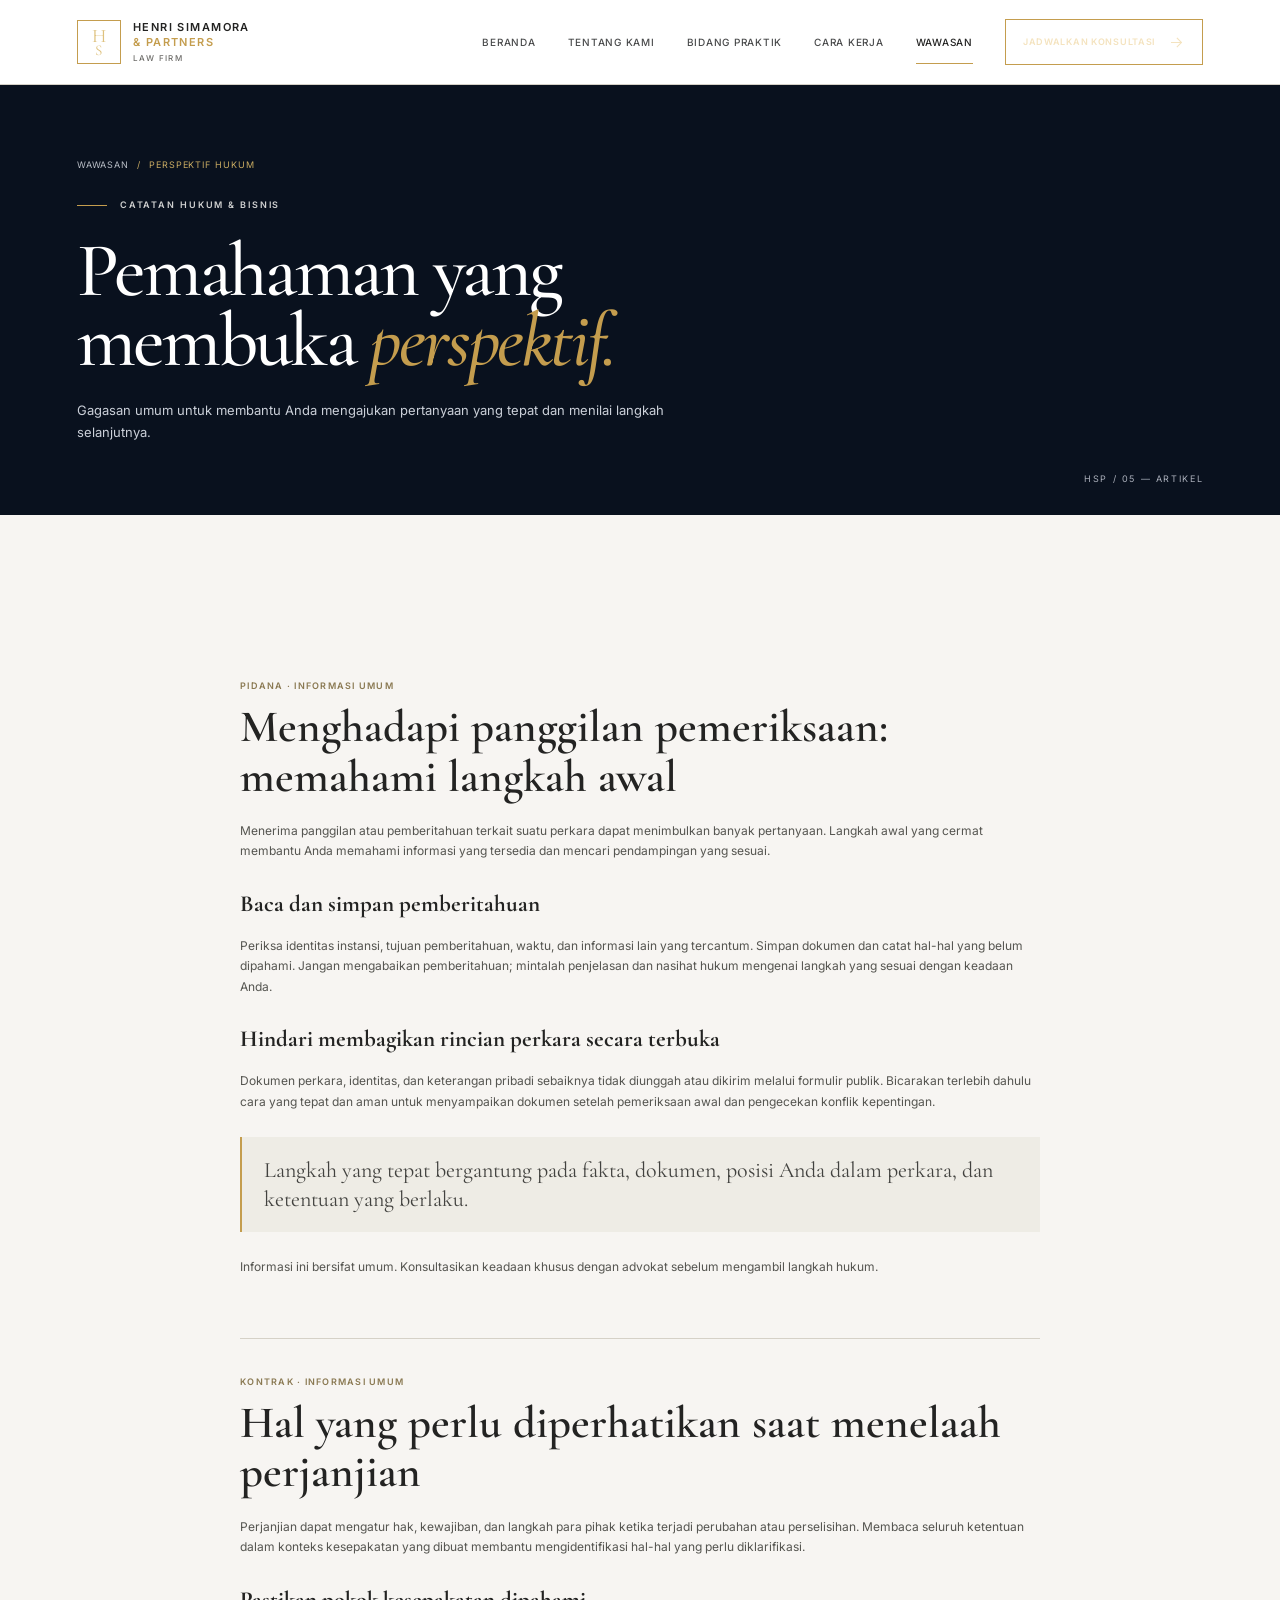
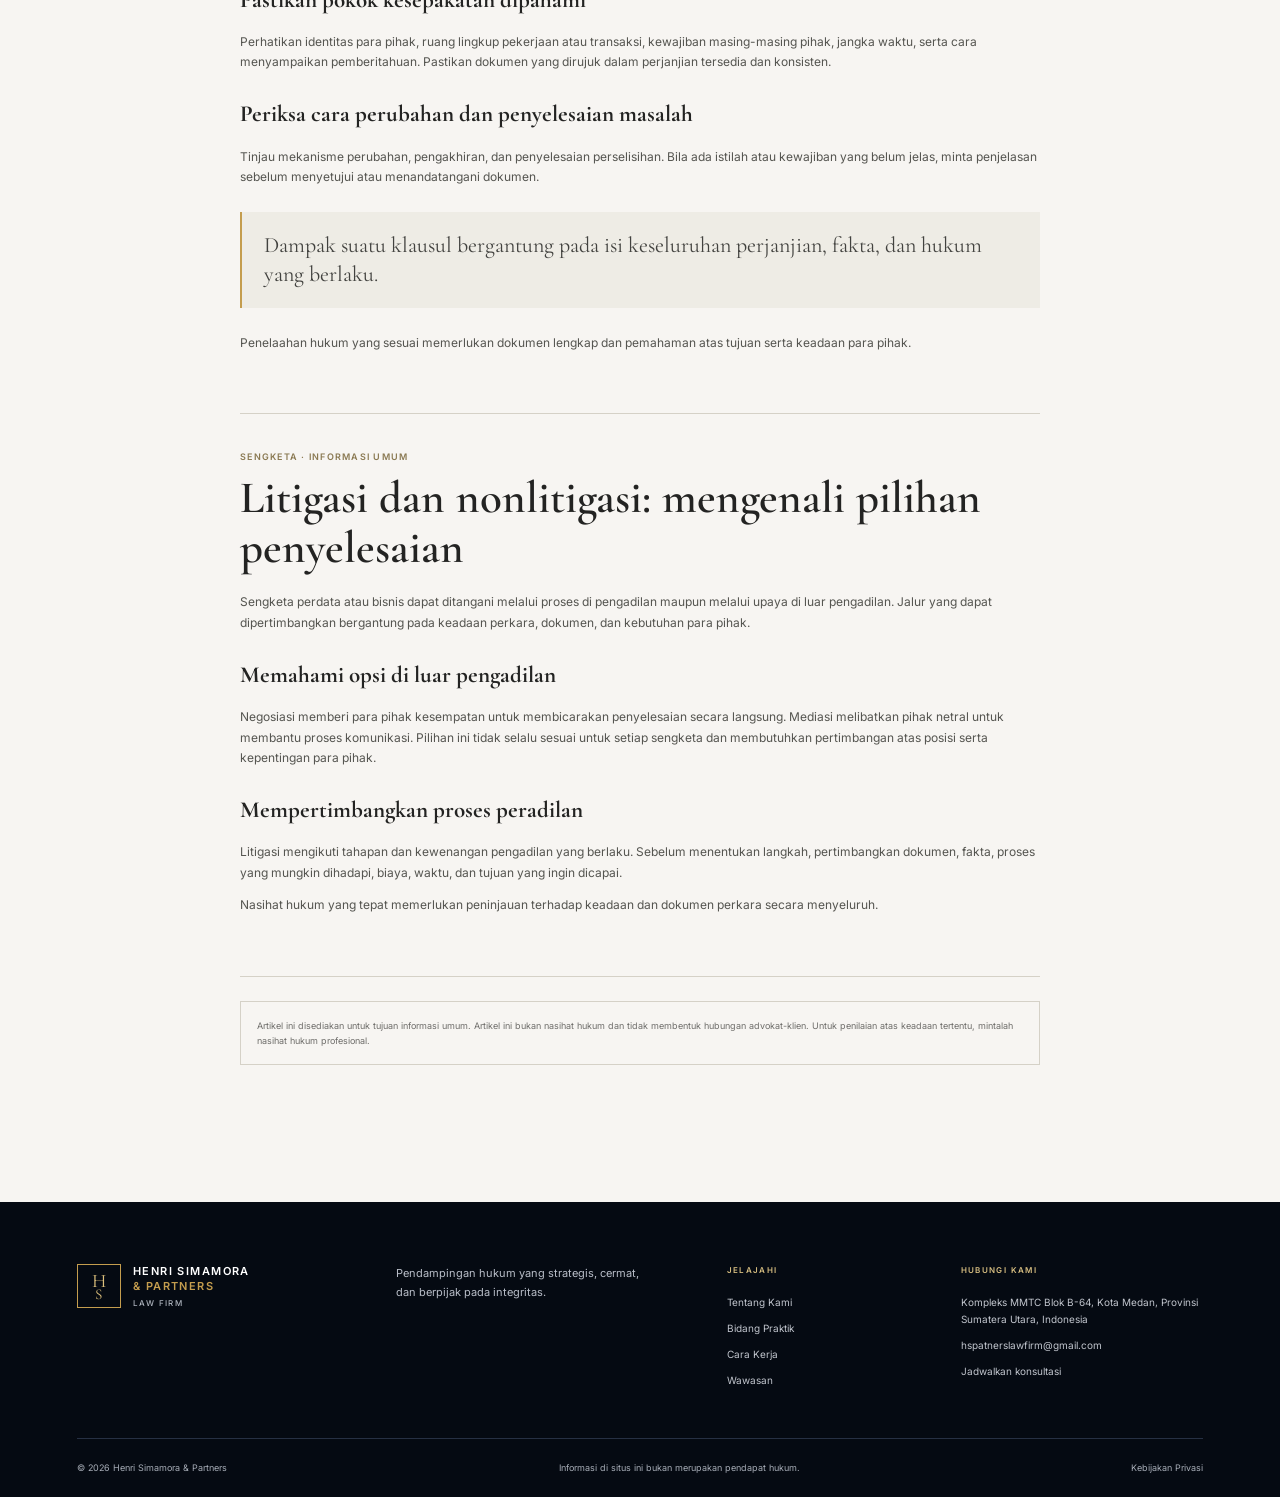
<file: artikel.html>
<!doctype html>
<html lang="id">
<head>
  <meta charset="utf-8">
  <meta name="viewport" content="width=device-width, initial-scale=1">
  <meta name="theme-color" content="#09111e">
  <meta name="description" content="Artikel dan perspektif hukum dari Henri Simamora & Partners.">
  <title>Artikel &amp; Perspektif — Henri Simamora & Partners</title>
  <link rel="preconnect" href="https://fonts.googleapis.com">
  <link rel="preconnect" href="https://fonts.gstatic.com" crossorigin>
  <link href="https://fonts.googleapis.com/css2?family=Cormorant+Garamond:wght@400;500;600;700&family=Inter:wght@400;500;600;700&display=swap" rel="stylesheet">
  <link rel="stylesheet" href="assets/css/styles.css">
  <script type="application/ld+json">
  {
    "@context": "https://schema.org",
    "@type": "ItemList",
    "itemListElement": [
      {
        "@type": "ListItem",
        "position": 1,
        "item": {
          "@type": "Article",
          "headline": "Menghadapi panggilan pemeriksaan: memahami langkah awal",
          "author": {
            "@type": "Organization",
            "name": "Henri Simamora & Partners"
          },
          "inLanguage": "id"
        }
      },
      {
        "@type": "ListItem",
        "position": 2,
        "item": {
          "@type": "Article",
          "headline": "Hal yang perlu diperhatikan saat menelaah perjanjian",
          "author": {
            "@type": "Organization",
            "name": "Henri Simamora & Partners"
          },
          "inLanguage": "id"
        }
      },
      {
        "@type": "ListItem",
        "position": 3,
        "item": {
          "@type": "Article",
          "headline": "Litigasi dan nonlitigasi: mengenali pilihan penyelesaian",
          "author": {
            "@type": "Organization",
            "name": "Henri Simamora & Partners"
          },
          "inLanguage": "id"
        }
      }
    ]
  }
  </script>
  <script src="assets/js/main.js" defer></script>
</head>
<body>
  <a class="skip-link" href="#konten">Lewati ke konten</a>
  <header class="site-header">
    <a class="brand" href="index.html" aria-label="Henri Simamora & Partners, beranda"><span class="brand__mark" aria-hidden="true">H<span>S</span></span><span class="brand__name">HENRI SIMAMORA <span>&amp; PARTNERS</span><small>LAW FIRM</small></span></a>
    <button class="menu-toggle" type="button" aria-expanded="false" aria-controls="site-navigation" aria-label="Buka navigasi"><svg viewBox="0 0 24 24" aria-hidden="true"><path d="M4 7h16M4 12h16M4 17h16"/></svg></button>
    <nav class="site-nav" id="site-navigation" aria-label="Navigasi utama"><a href="index.html">Beranda</a><a href="tentang-kami.html">Tentang Kami</a><a href="bidang-praktik.html">Bidang Praktik</a><a href="tim.html">Cara Kerja</a><a class="is-active" aria-current="page" href="wawasan.html">Wawasan</a><a class="nav-cta" href="kontak.html">Jadwalkan konsultasi <svg viewBox="0 0 24 24" aria-hidden="true"><path d="M5 12h14m-6-6 6 6-6 6"/></svg></a></nav>
  </header>
  <main id="konten">
    <section class="page-hero page-hero--simple">
      <div class="page-hero__copy"><nav class="breadcrumbs" aria-label="Breadcrumb"><a href="wawasan.html">Wawasan</a><span>/</span><span>Perspektif hukum</span></nav><p class="eyebrow eyebrow--light"><span></span> CATATAN HUKUM &amp; BISNIS</p><h1>Pemahaman yang<br>membuka <em>perspektif.</em></h1><p>Gagasan umum untuk membantu Anda mengajukan pertanyaan yang tepat dan menilai langkah selanjutnya.</p></div><span class="page-hero__index">HSP / 05 — ARTIKEL</span>
    </section>
    <section class="section section--paper">
      <div class="article-body">
        <article class="article-body__entry" id="pidana">
          <p class="article-meta">PIDANA · INFORMASI UMUM</p>
          <h2>Menghadapi panggilan pemeriksaan: memahami langkah awal</h2>
          <p>Menerima panggilan atau pemberitahuan terkait suatu perkara dapat menimbulkan banyak pertanyaan. Langkah awal yang cermat membantu Anda memahami informasi yang tersedia dan mencari pendampingan yang sesuai.</p>
          <h3>Baca dan simpan pemberitahuan</h3>
          <p>Periksa identitas instansi, tujuan pemberitahuan, waktu, dan informasi lain yang tercantum. Simpan dokumen dan catat hal-hal yang belum dipahami. Jangan mengabaikan pemberitahuan; mintalah penjelasan dan nasihat hukum mengenai langkah yang sesuai dengan keadaan Anda.</p>
          <h3>Hindari membagikan rincian perkara secara terbuka</h3>
          <p>Dokumen perkara, identitas, dan keterangan pribadi sebaiknya tidak diunggah atau dikirim melalui formulir publik. Bicarakan terlebih dahulu cara yang tepat dan aman untuk menyampaikan dokumen setelah pemeriksaan awal dan pengecekan konflik kepentingan.</p>
          <div class="article-callout">Langkah yang tepat bergantung pada fakta, dokumen, posisi Anda dalam perkara, dan ketentuan yang berlaku.</div>
          <p>Informasi ini bersifat umum. Konsultasikan keadaan khusus dengan advokat sebelum mengambil langkah hukum.</p>
        </article>
        <article class="article-body__entry" id="kontrak">
          <p class="article-meta">KONTRAK · INFORMASI UMUM</p>
          <h2>Hal yang perlu diperhatikan saat menelaah perjanjian</h2>
          <p>Perjanjian dapat mengatur hak, kewajiban, dan langkah para pihak ketika terjadi perubahan atau perselisihan. Membaca seluruh ketentuan dalam konteks kesepakatan yang dibuat membantu mengidentifikasi hal-hal yang perlu diklarifikasi.</p>
          <h3>Pastikan pokok kesepakatan dipahami</h3>
          <p>Perhatikan identitas para pihak, ruang lingkup pekerjaan atau transaksi, kewajiban masing-masing pihak, jangka waktu, serta cara menyampaikan pemberitahuan. Pastikan dokumen yang dirujuk dalam perjanjian tersedia dan konsisten.</p>
          <h3>Periksa cara perubahan dan penyelesaian masalah</h3>
          <p>Tinjau mekanisme perubahan, pengakhiran, dan penyelesaian perselisihan. Bila ada istilah atau kewajiban yang belum jelas, minta penjelasan sebelum menyetujui atau menandatangani dokumen.</p>
          <div class="article-callout">Dampak suatu klausul bergantung pada isi keseluruhan perjanjian, fakta, dan hukum yang berlaku.</div>
          <p>Penelaahan hukum yang sesuai memerlukan dokumen lengkap dan pemahaman atas tujuan serta keadaan para pihak.</p>
        </article>
        <article class="article-body__entry" id="jalur-penyelesaian">
          <p class="article-meta">SENGKETA · INFORMASI UMUM</p>
          <h2>Litigasi dan nonlitigasi: mengenali pilihan penyelesaian</h2>
          <p>Sengketa perdata atau bisnis dapat ditangani melalui proses di pengadilan maupun melalui upaya di luar pengadilan. Jalur yang dapat dipertimbangkan bergantung pada keadaan perkara, dokumen, dan kebutuhan para pihak.</p>
          <h3>Memahami opsi di luar pengadilan</h3>
          <p>Negosiasi memberi para pihak kesempatan untuk membicarakan penyelesaian secara langsung. Mediasi melibatkan pihak netral untuk membantu proses komunikasi. Pilihan ini tidak selalu sesuai untuk setiap sengketa dan membutuhkan pertimbangan atas posisi serta kepentingan para pihak.</p>
          <h3>Mempertimbangkan proses peradilan</h3>
          <p>Litigasi mengikuti tahapan dan kewenangan pengadilan yang berlaku. Sebelum menentukan langkah, pertimbangkan dokumen, fakta, proses yang mungkin dihadapi, biaya, waktu, dan tujuan yang ingin dicapai.</p>
          <p>Nasihat hukum yang tepat memerlukan peninjauan terhadap keadaan dan dokumen perkara secara menyeluruh.</p>
        </article>
        <p class="legal-note">Artikel ini disediakan untuk tujuan informasi umum. Artikel ini bukan nasihat hukum dan tidak membentuk hubungan advokat-klien. Untuk penilaian atas keadaan tertentu, mintalah nasihat hukum profesional.</p>
      </div>
    </section>
  </main>
  <footer class="site-footer"><div class="footer-main"><a class="brand brand--footer" href="index.html" aria-label="Henri Simamora & Partners, beranda"><span class="brand__mark" aria-hidden="true">H<span>S</span></span><span class="brand__name">HENRI SIMAMORA <span>&amp; PARTNERS</span><small>LAW FIRM</small></span></a><p class="footer-summary">Pendampingan hukum yang strategis, cermat, dan berpijak pada integritas.</p><div class="footer-column"><span class="footer-label">JELAJAHI</span><a href="tentang-kami.html">Tentang Kami</a><a href="bidang-praktik.html">Bidang Praktik</a><a href="tim.html">Cara Kerja</a><a href="wawasan.html">Wawasan</a></div><div class="footer-column"><span class="footer-label">HUBUNGI KAMI</span><a href="kontak.html">Kompleks MMTC Blok B-64, Kota Medan, Provinsi Sumatera Utara, Indonesia</a><a href="mailto:hspatnerslawfirm@gmail.com">hspatnerslawfirm@gmail.com</a><a href="kontak.html">Jadwalkan konsultasi</a></div></div><div class="footer-bottom"><span>© <span data-year></span> Henri Simamora &amp; Partners</span><span>Informasi di situs ini bukan merupakan pendapat hukum.</span><a href="kebijakan-privasi.html">Kebijakan Privasi</a></div></footer>
</body>
</html>
</file>
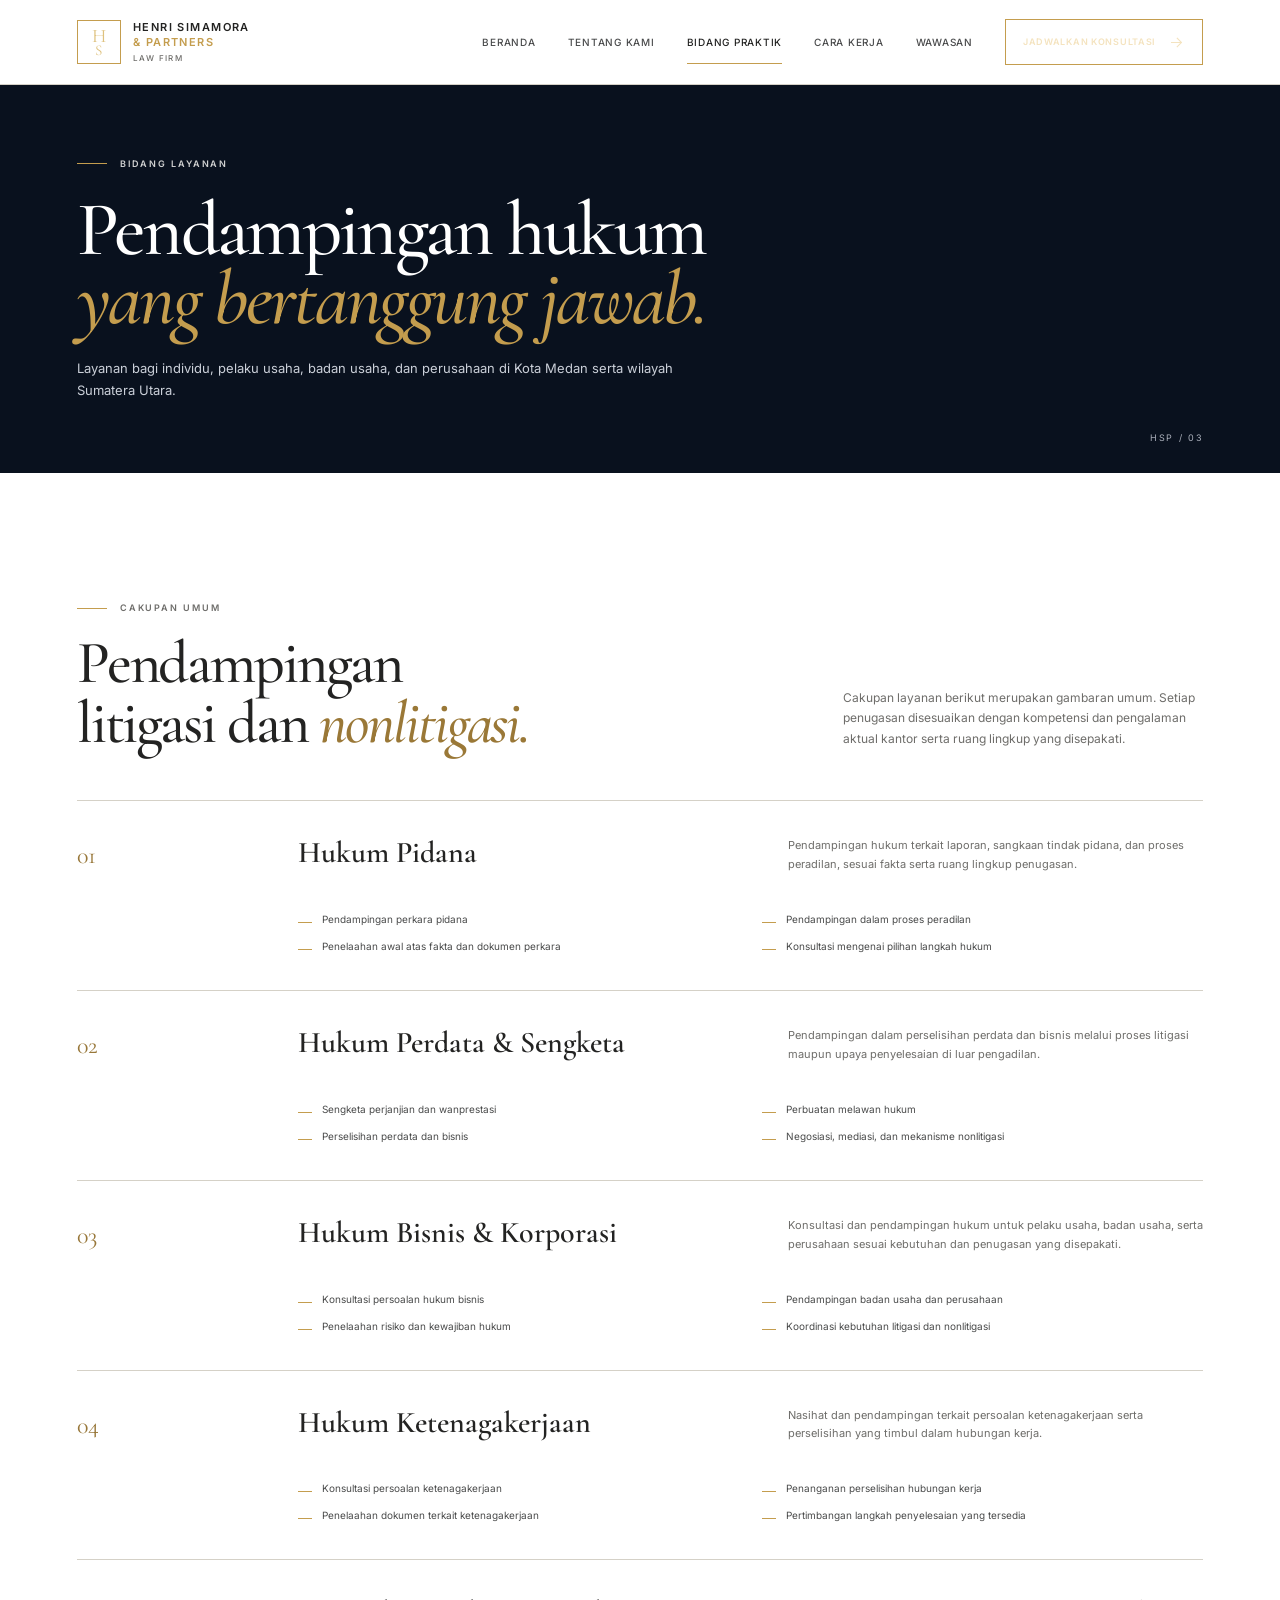
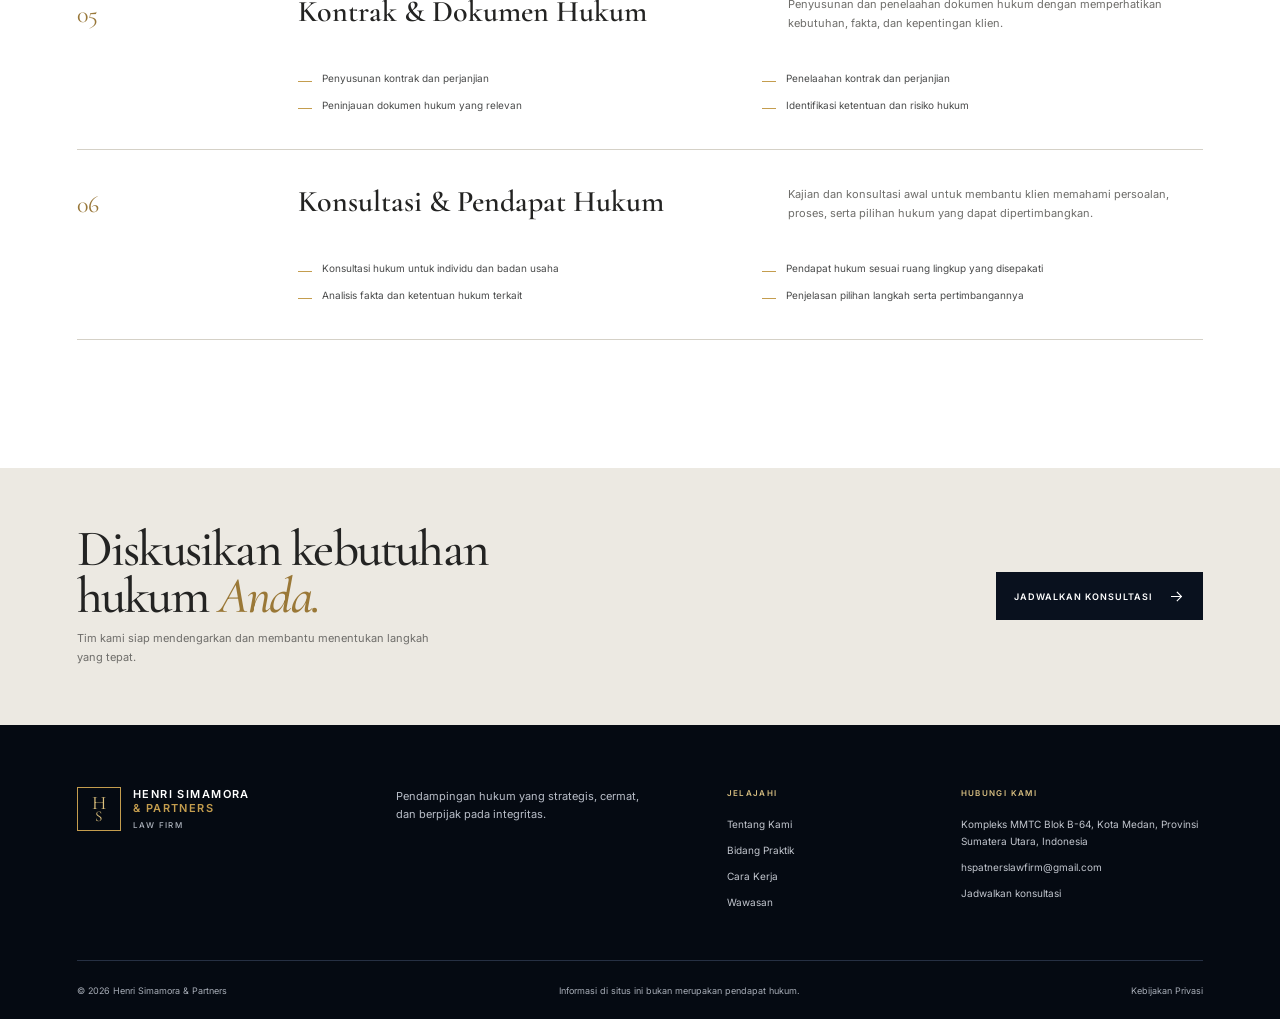
<file: bidang-praktik.html>
<!doctype html>
<html lang="id">
<head>
  <meta charset="utf-8">
  <meta name="viewport" content="width=device-width, initial-scale=1">
  <meta name="theme-color" content="#09111e">
  <meta name="description" content="Layanan hukum pidana, perdata, bisnis, ketenagakerjaan, kontrak, konsultasi, dan pendapat hukum di Medan.">
  <title>Bidang Layanan — Henri Simamora &amp; Partners</title>
  <link rel="preconnect" href="https://fonts.googleapis.com">
  <link rel="preconnect" href="https://fonts.gstatic.com" crossorigin>
  <link href="https://fonts.googleapis.com/css2?family=Cormorant+Garamond:wght@400;500;600;700&family=Inter:wght@400;500;600;700&display=swap" rel="stylesheet">
  <link rel="stylesheet" href="assets/css/styles.css">
  <script src="assets/js/main.js" defer></script>
</head>
<body>
  <a class="skip-link" href="#konten">Lewati ke konten</a>
  <header class="site-header">
    <a class="brand" href="index.html" aria-label="Henri Simamora & Partners, beranda"><span class="brand__mark" aria-hidden="true">H<span>S</span></span><span class="brand__name">HENRI SIMAMORA <span>&amp; PARTNERS</span><small>LAW FIRM</small></span></a>
    <button class="menu-toggle" type="button" aria-expanded="false" aria-controls="site-navigation" aria-label="Buka navigasi"><svg viewBox="0 0 24 24" aria-hidden="true"><path d="M4 7h16M4 12h16M4 17h16"/></svg></button>
    <nav class="site-nav" id="site-navigation" aria-label="Navigasi utama"><a href="index.html">Beranda</a><a href="tentang-kami.html">Tentang Kami</a><a class="is-active" aria-current="page" href="bidang-praktik.html">Bidang Praktik</a><a href="tim.html">Cara Kerja</a><a href="wawasan.html">Wawasan</a><a class="nav-cta" href="kontak.html">Jadwalkan konsultasi <svg viewBox="0 0 24 24" aria-hidden="true"><path d="M5 12h14m-6-6 6 6-6 6"/></svg></a></nav>
  </header>
  <main id="konten">
    <section class="page-hero page-hero--simple">
      <div class="page-hero__copy"><p class="eyebrow eyebrow--light"><span></span> BIDANG LAYANAN</p><h1>Pendampingan hukum<br><em>yang bertanggung jawab.</em></h1><p>Layanan bagi individu, pelaku usaha, badan usaha, dan perusahaan di Kota Medan serta wilayah Sumatera Utara.</p></div><span class="page-hero__index">HSP / 03</span>
    </section>
    <section class="section section--white">
      <div class="section-topline"><div class="section-heading section-heading--compact"><p class="eyebrow"><span></span> CAKUPAN UMUM</p><h2>Pendampingan<br>litigasi dan <em>nonlitigasi.</em></h2></div><p class="section-aside">Cakupan layanan berikut merupakan gambaran umum. Setiap penugasan disesuaikan dengan kompetensi dan pengalaman aktual kantor serta ruang lingkup yang disepakati.</p></div>
      <div class="practice-detail-list">
        <article class="practice-detail" id="pidana"><span class="practice-detail__number">01</span><h2>Hukum Pidana</h2><p>Pendampingan hukum terkait laporan, sangkaan tindak pidana, dan proses peradilan, sesuai fakta serta ruang lingkup penugasan.</p><ul><li>Pendampingan perkara pidana</li><li>Pendampingan dalam proses peradilan</li><li>Penelaahan awal atas fakta dan dokumen perkara</li><li>Konsultasi mengenai pilihan langkah hukum</li></ul></article>
        <article class="practice-detail" id="perdata"><span class="practice-detail__number">02</span><h2>Hukum Perdata &amp; Sengketa</h2><p>Pendampingan dalam perselisihan perdata dan bisnis melalui proses litigasi maupun upaya penyelesaian di luar pengadilan.</p><ul><li>Sengketa perjanjian dan wanprestasi</li><li>Perbuatan melawan hukum</li><li>Perselisihan perdata dan bisnis</li><li>Negosiasi, mediasi, dan mekanisme nonlitigasi</li></ul></article>
        <article class="practice-detail" id="bisnis"><span class="practice-detail__number">03</span><h2>Hukum Bisnis &amp; Korporasi</h2><p>Konsultasi dan pendampingan hukum untuk pelaku usaha, badan usaha, serta perusahaan sesuai kebutuhan dan penugasan yang disepakati.</p><ul><li>Konsultasi persoalan hukum bisnis</li><li>Pendampingan badan usaha dan perusahaan</li><li>Penelaahan risiko dan kewajiban hukum</li><li>Koordinasi kebutuhan litigasi dan nonlitigasi</li></ul></article>
        <article class="practice-detail" id="ketenagakerjaan"><span class="practice-detail__number">04</span><h2>Hukum Ketenagakerjaan</h2><p>Nasihat dan pendampingan terkait persoalan ketenagakerjaan serta perselisihan yang timbul dalam hubungan kerja.</p><ul><li>Konsultasi persoalan ketenagakerjaan</li><li>Penanganan perselisihan hubungan kerja</li><li>Penelaahan dokumen terkait ketenagakerjaan</li><li>Pertimbangan langkah penyelesaian yang tersedia</li></ul></article>
        <article class="practice-detail" id="kontrak"><span class="practice-detail__number">05</span><h2>Kontrak &amp; Dokumen Hukum</h2><p>Penyusunan dan penelaahan dokumen hukum dengan memperhatikan kebutuhan, fakta, dan kepentingan klien.</p><ul><li>Penyusunan kontrak dan perjanjian</li><li>Penelaahan kontrak dan perjanjian</li><li>Peninjauan dokumen hukum yang relevan</li><li>Identifikasi ketentuan dan risiko hukum</li></ul></article>
        <article class="practice-detail" id="konsultasi"><span class="practice-detail__number">06</span><h2>Konsultasi &amp; Pendapat Hukum</h2><p>Kajian dan konsultasi awal untuk membantu klien memahami persoalan, proses, serta pilihan hukum yang dapat dipertimbangkan.</p><ul><li>Konsultasi hukum untuk individu dan badan usaha</li><li>Pendapat hukum sesuai ruang lingkup yang disepakati</li><li>Analisis fakta dan ketentuan hukum terkait</li><li>Penjelasan pilihan langkah serta pertimbangannya</li></ul></article>
      </div>
    </section>
    <section class="page-cta"><div><h2>Diskusikan kebutuhan<br>hukum <em>Anda.</em></h2><p>Tim kami siap mendengarkan dan membantu menentukan langkah yang tepat.</p></div><a class="button button--navy" href="kontak.html">Jadwalkan konsultasi <svg viewBox="0 0 24 24" aria-hidden="true"><path d="M5 12h14m-6-6 6 6-6 6"/></svg></a></section>
  </main>
  <footer class="site-footer"><div class="footer-main"><a class="brand brand--footer" href="index.html" aria-label="Henri Simamora & Partners, beranda"><span class="brand__mark" aria-hidden="true">H<span>S</span></span><span class="brand__name">HENRI SIMAMORA <span>&amp; PARTNERS</span><small>LAW FIRM</small></span></a><p class="footer-summary">Pendampingan hukum yang strategis, cermat, dan berpijak pada integritas.</p><div class="footer-column"><span class="footer-label">JELAJAHI</span><a href="tentang-kami.html">Tentang Kami</a><a href="bidang-praktik.html">Bidang Praktik</a><a href="tim.html">Cara Kerja</a><a href="wawasan.html">Wawasan</a></div><div class="footer-column"><span class="footer-label">HUBUNGI KAMI</span><a href="kontak.html">Kompleks MMTC Blok B-64, Kota Medan, Provinsi Sumatera Utara, Indonesia</a><a href="mailto:hspatnerslawfirm@gmail.com">hspatnerslawfirm@gmail.com</a><a href="kontak.html">Jadwalkan konsultasi</a></div></div><div class="footer-bottom"><span>© <span data-year></span> Henri Simamora &amp; Partners</span><span>Informasi di situs ini bukan merupakan pendapat hukum.</span><a href="kebijakan-privasi.html">Kebijakan Privasi</a></div></footer>
</body>
</html>
</file>
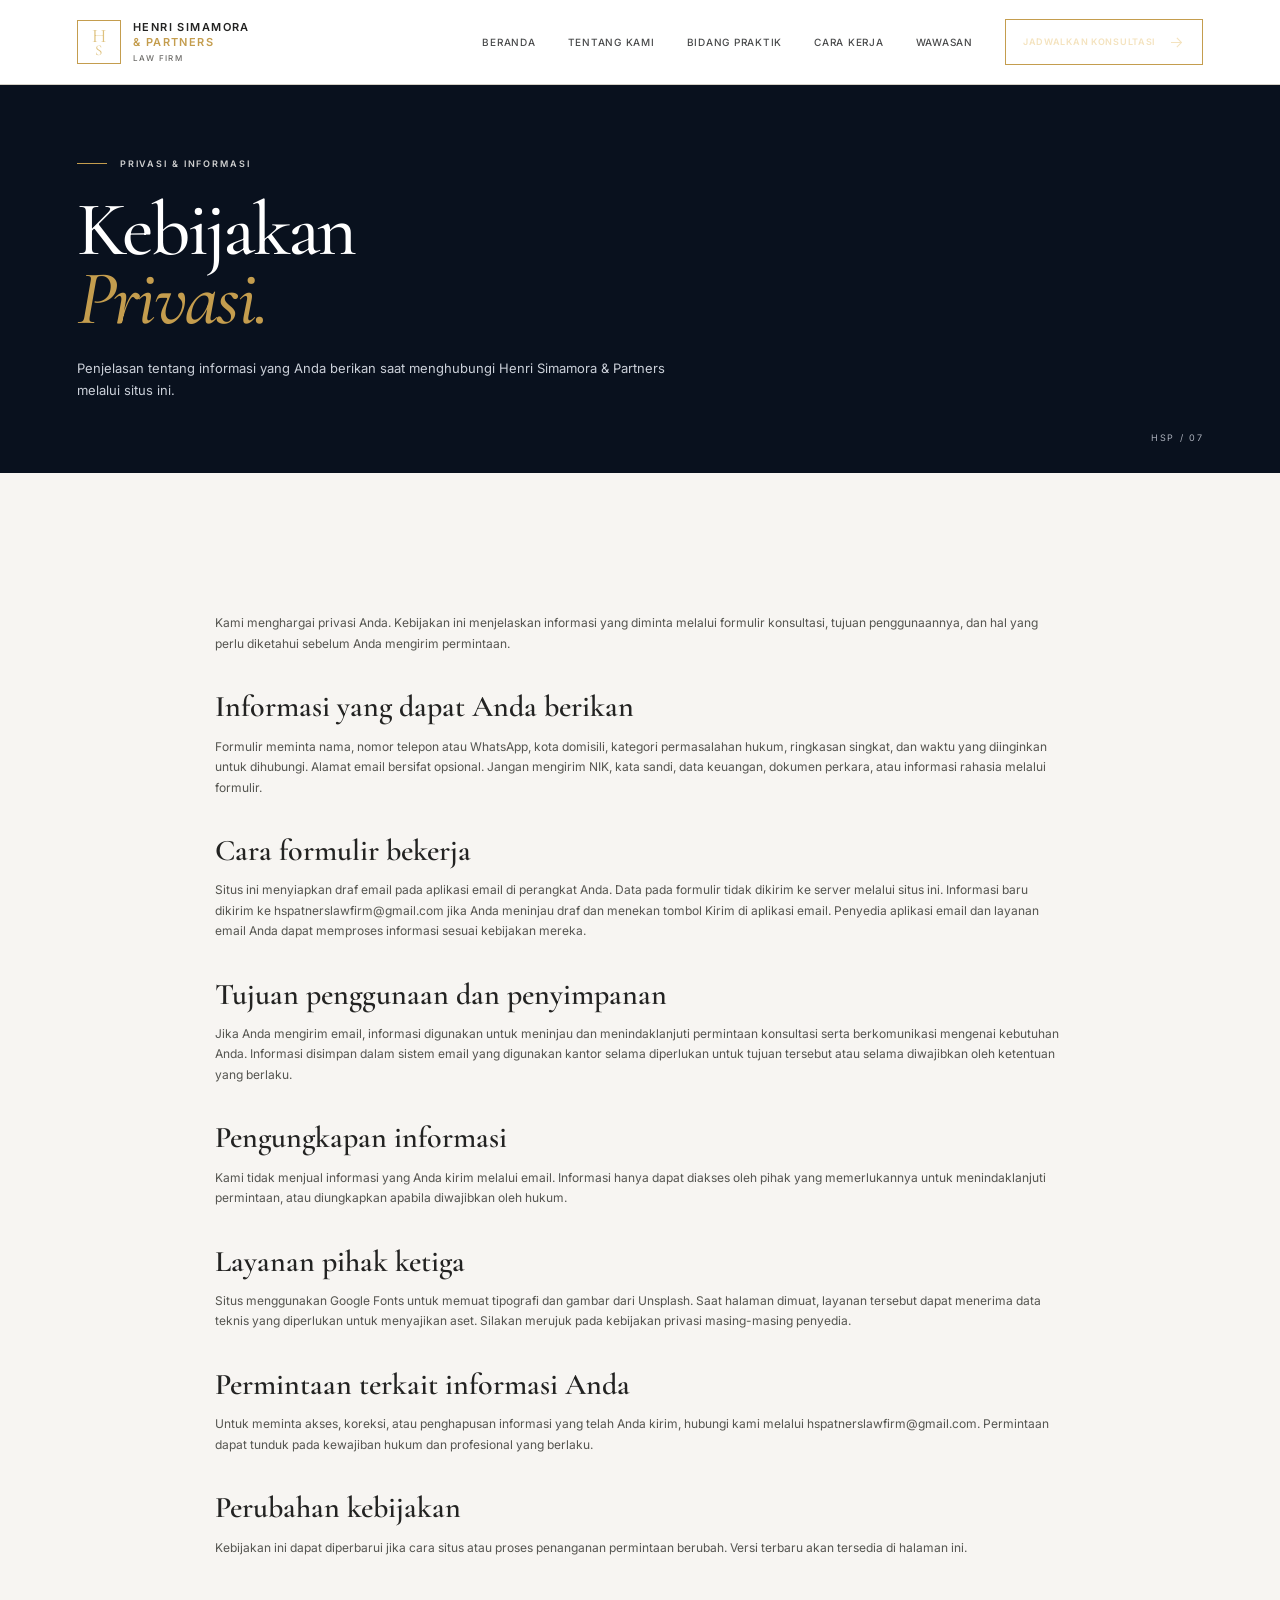
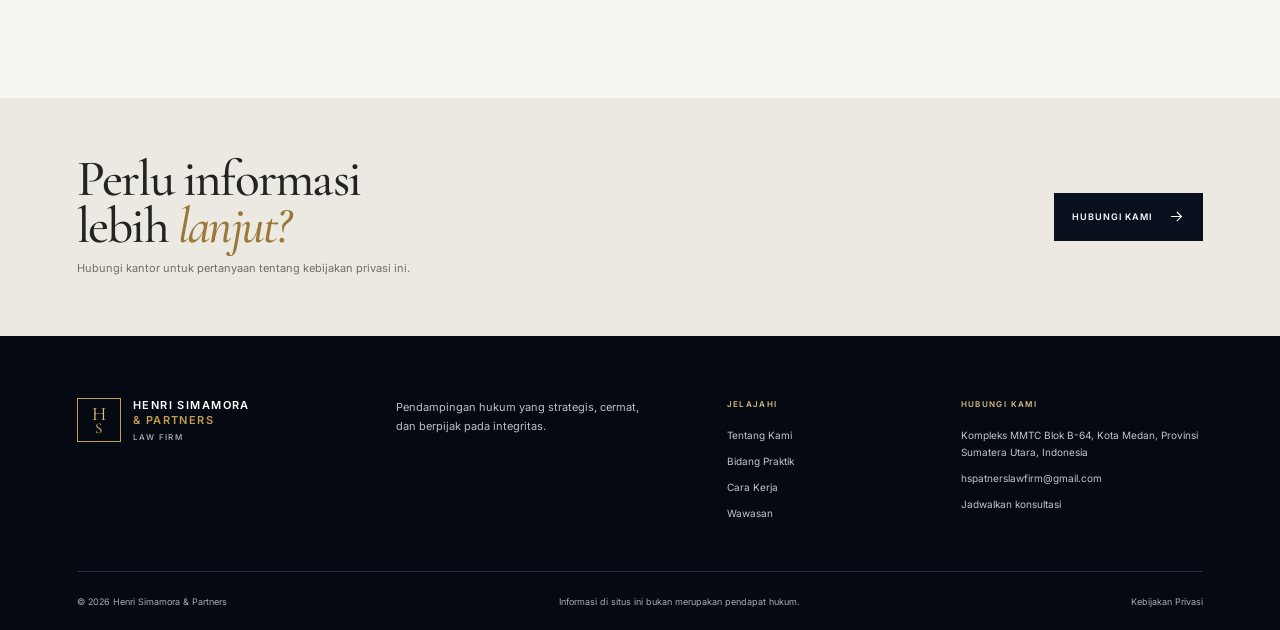
<file: kebijakan-privasi.html>
<!doctype html>
<html lang="id">
<head>
  <meta charset="utf-8">
  <meta name="viewport" content="width=device-width, initial-scale=1">
  <meta name="theme-color" content="#09111e">
  <meta name="description" content="Kebijakan privasi situs Henri Simamora &amp; Partners tentang informasi konsultasi dan penggunaan data.">
  <title>Kebijakan Privasi — Henri Simamora &amp; Partners</title>
  <link rel="preconnect" href="https://fonts.googleapis.com">
  <link rel="preconnect" href="https://fonts.gstatic.com" crossorigin>
  <link href="https://fonts.googleapis.com/css2?family=Cormorant+Garamond:wght@400;500;600;700&family=Inter:wght@400;500;600;700&display=swap" rel="stylesheet">
  <link rel="stylesheet" href="assets/css/styles.css">
  <script src="assets/js/main.js" defer></script>
</head>
<body>
  <a class="skip-link" href="#konten">Lewati ke konten</a>
  <header class="site-header">
    <a class="brand" href="index.html" aria-label="Henri Simamora & Partners, beranda"><span class="brand__mark" aria-hidden="true">H<span>S</span></span><span class="brand__name">HENRI SIMAMORA <span>&amp; PARTNERS</span><small>LAW FIRM</small></span></a>
    <button class="menu-toggle" type="button" aria-expanded="false" aria-controls="site-navigation" aria-label="Buka navigasi"><svg viewBox="0 0 24 24" aria-hidden="true"><path d="M4 7h16M4 12h16M4 17h16"/></svg></button>
    <nav class="site-nav" id="site-navigation" aria-label="Navigasi utama"><a href="index.html">Beranda</a><a href="tentang-kami.html">Tentang Kami</a><a href="bidang-praktik.html">Bidang Praktik</a><a href="tim.html">Cara Kerja</a><a href="wawasan.html">Wawasan</a><a class="nav-cta" href="kontak.html">Jadwalkan konsultasi <svg viewBox="0 0 24 24" aria-hidden="true"><path d="M5 12h14m-6-6 6 6-6 6"/></svg></a></nav>
  </header>
  <main id="konten">
    <section class="page-hero page-hero--simple">
      <div class="page-hero__copy"><p class="eyebrow eyebrow--light"><span></span> PRIVASI &amp; INFORMASI</p><h1>Kebijakan<br><em>Privasi.</em></h1><p>Penjelasan tentang informasi yang Anda berikan saat menghubungi Henri Simamora &amp; Partners melalui situs ini.</p></div><span class="page-hero__index">HSP / 07</span>
    </section>
    <section class="section section--paper">
      <div class="privacy-content">
        <p>Kami menghargai privasi Anda. Kebijakan ini menjelaskan informasi yang diminta melalui formulir konsultasi, tujuan penggunaannya, dan hal yang perlu diketahui sebelum Anda mengirim permintaan.</p>
        <h2>Informasi yang dapat Anda berikan</h2>
        <p>Formulir meminta nama, nomor telepon atau WhatsApp, kota domisili, kategori permasalahan hukum, ringkasan singkat, dan waktu yang diinginkan untuk dihubungi. Alamat email bersifat opsional. Jangan mengirim NIK, kata sandi, data keuangan, dokumen perkara, atau informasi rahasia melalui formulir.</p>
        <h2>Cara formulir bekerja</h2>
        <p>Situs ini menyiapkan draf email pada aplikasi email di perangkat Anda. Data pada formulir tidak dikirim ke server melalui situs ini. Informasi baru dikirim ke <a href="mailto:hspatnerslawfirm@gmail.com">hspatnerslawfirm@gmail.com</a> jika Anda meninjau draf dan menekan tombol Kirim di aplikasi email. Penyedia aplikasi email dan layanan email Anda dapat memproses informasi sesuai kebijakan mereka.</p>
        <h2>Tujuan penggunaan dan penyimpanan</h2>
        <p>Jika Anda mengirim email, informasi digunakan untuk meninjau dan menindaklanjuti permintaan konsultasi serta berkomunikasi mengenai kebutuhan Anda. Informasi disimpan dalam sistem email yang digunakan kantor selama diperlukan untuk tujuan tersebut atau selama diwajibkan oleh ketentuan yang berlaku.</p>
        <h2>Pengungkapan informasi</h2>
        <p>Kami tidak menjual informasi yang Anda kirim melalui email. Informasi hanya dapat diakses oleh pihak yang memerlukannya untuk menindaklanjuti permintaan, atau diungkapkan apabila diwajibkan oleh hukum.</p>
        <h2>Layanan pihak ketiga</h2>
        <p>Situs menggunakan Google Fonts untuk memuat tipografi dan gambar dari Unsplash. Saat halaman dimuat, layanan tersebut dapat menerima data teknis yang diperlukan untuk menyajikan aset. Silakan merujuk pada kebijakan privasi masing-masing penyedia.</p>
        <h2>Permintaan terkait informasi Anda</h2>
        <p>Untuk meminta akses, koreksi, atau penghapusan informasi yang telah Anda kirim, hubungi kami melalui <a href="mailto:hspatnerslawfirm@gmail.com">hspatnerslawfirm@gmail.com</a>. Permintaan dapat tunduk pada kewajiban hukum dan profesional yang berlaku.</p>
        <h2>Perubahan kebijakan</h2>
        <p>Kebijakan ini dapat diperbarui jika cara situs atau proses penanganan permintaan berubah. Versi terbaru akan tersedia di halaman ini.</p>
      </div>
    </section>
    <section class="page-cta"><div><h2>Perlu informasi<br>lebih <em>lanjut?</em></h2><p>Hubungi kantor untuk pertanyaan tentang kebijakan privasi ini.</p></div><a class="button button--navy" href="kontak.html">Hubungi kami <svg viewBox="0 0 24 24" aria-hidden="true"><path d="M5 12h14m-6-6 6 6-6 6"/></svg></a></section>
  </main>
  <footer class="site-footer"><div class="footer-main"><a class="brand brand--footer" href="index.html" aria-label="Henri Simamora & Partners, beranda"><span class="brand__mark" aria-hidden="true">H<span>S</span></span><span class="brand__name">HENRI SIMAMORA <span>&amp; PARTNERS</span><small>LAW FIRM</small></span></a><p class="footer-summary">Pendampingan hukum yang strategis, cermat, dan berpijak pada integritas.</p><div class="footer-column"><span class="footer-label">JELAJAHI</span><a href="tentang-kami.html">Tentang Kami</a><a href="bidang-praktik.html">Bidang Praktik</a><a href="tim.html">Cara Kerja</a><a href="wawasan.html">Wawasan</a></div><div class="footer-column"><span class="footer-label">HUBUNGI KAMI</span><a href="kontak.html">Kompleks MMTC Blok B-64, Kota Medan, Provinsi Sumatera Utara, Indonesia</a><a href="mailto:hspatnerslawfirm@gmail.com">hspatnerslawfirm@gmail.com</a><a href="kontak.html">Jadwalkan konsultasi</a></div></div><div class="footer-bottom"><span>© <span data-year></span> Henri Simamora &amp; Partners</span><span>Informasi di situs ini bukan merupakan pendapat hukum.</span><a href="kebijakan-privasi.html" aria-current="page">Kebijakan Privasi</a></div></footer>
</body>
</html>
</file>
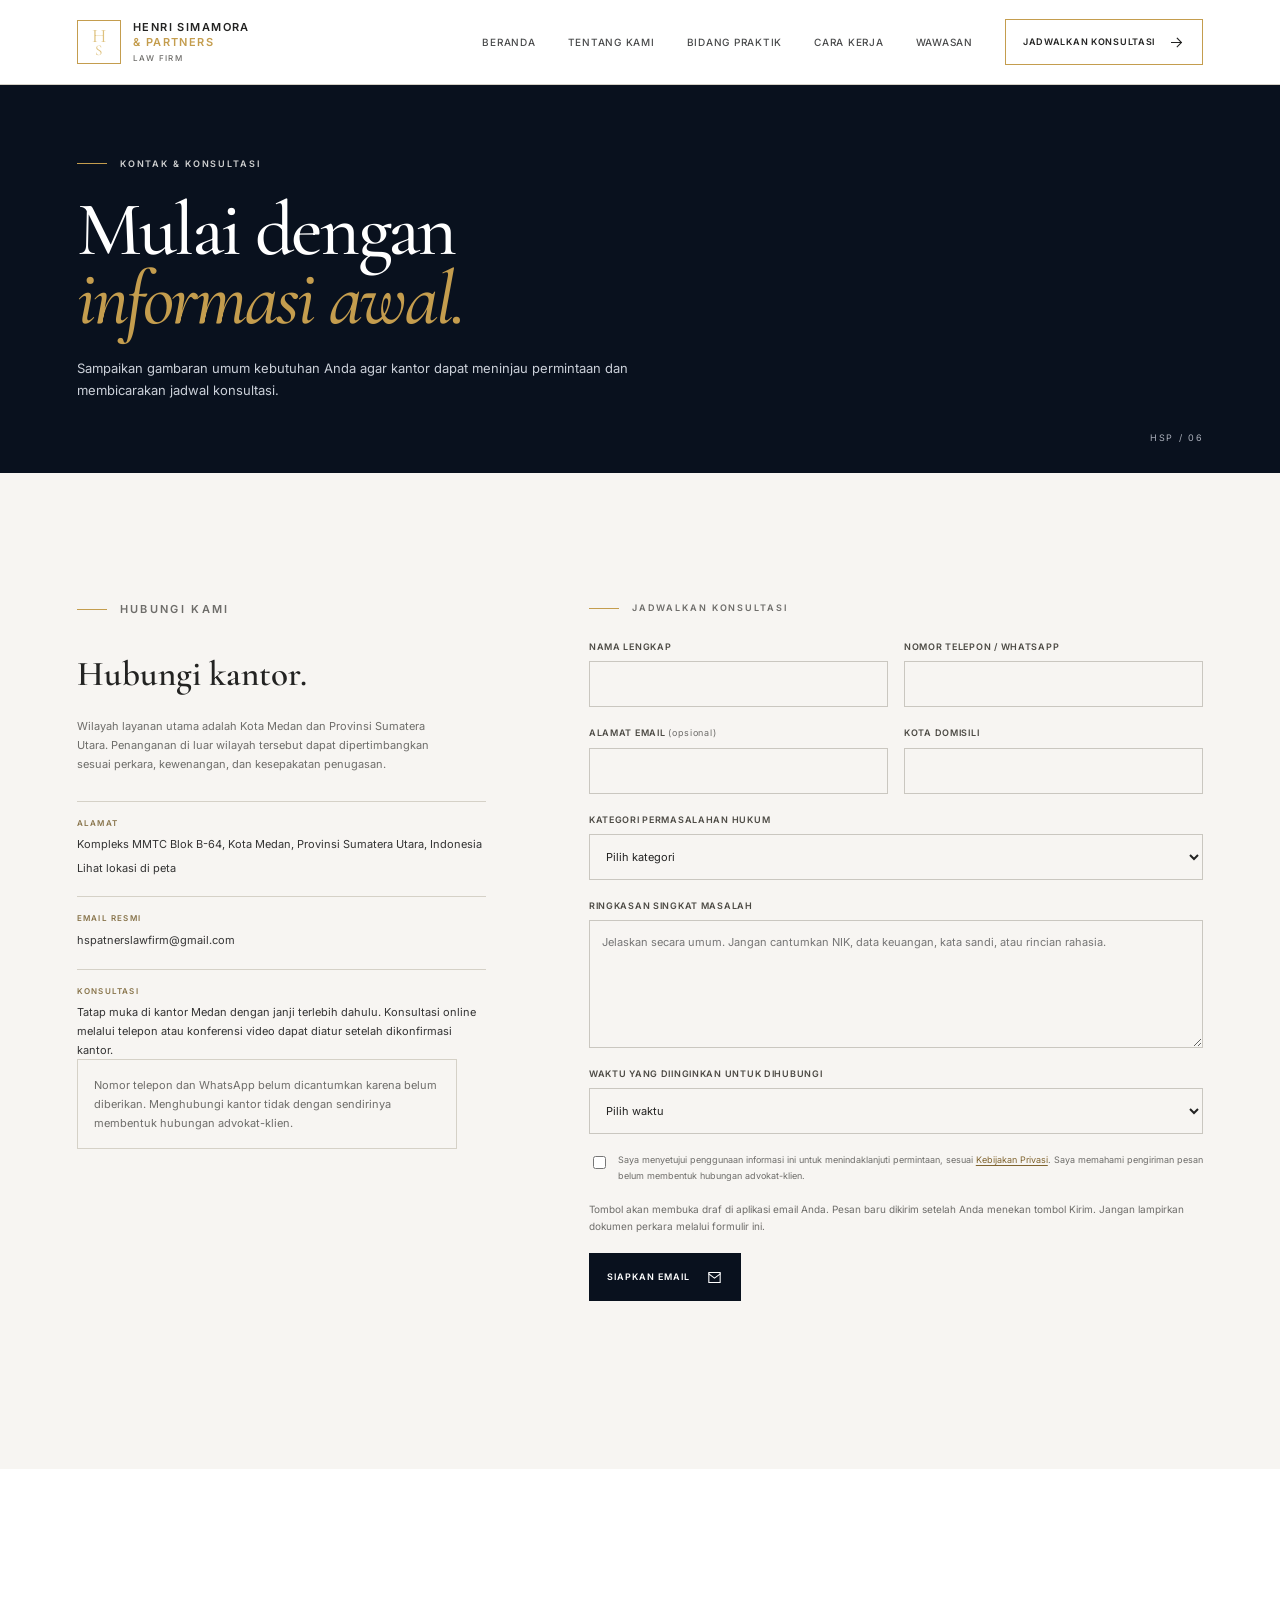
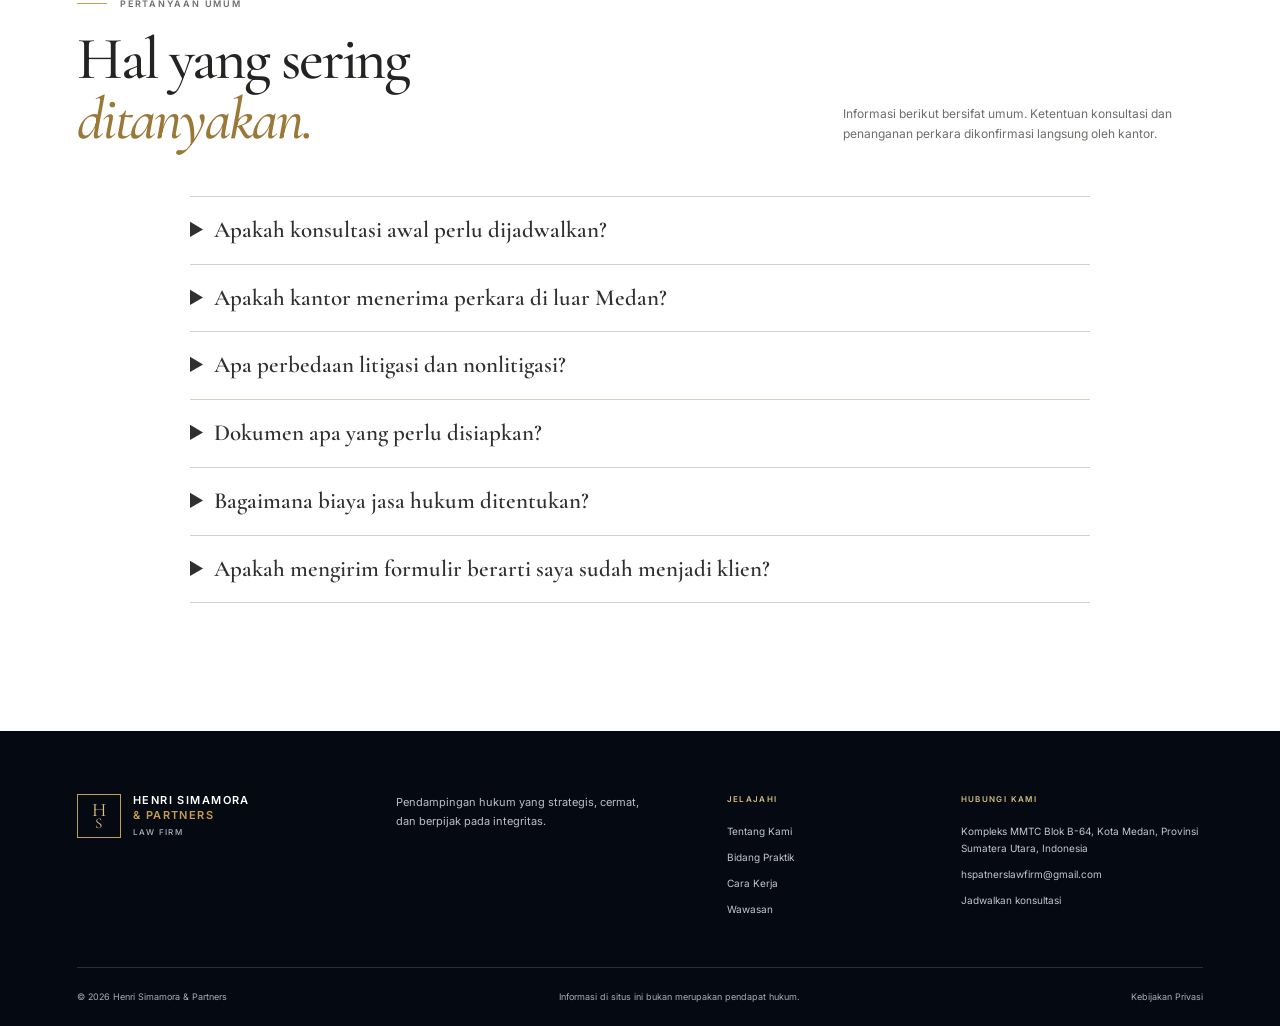
<file: kontak.html>
<!doctype html>
<html lang="id">
<head>
  <meta charset="utf-8">
  <meta name="viewport" content="width=device-width, initial-scale=1">
  <meta name="theme-color" content="#09111e">
  <meta name="description" content="Hubungi Henri Simamora & Partners di Kompleks MMTC, Medan, untuk menyampaikan permintaan konsultasi hukum.">
  <title>Kontak — Henri Simamora &amp; Partners</title>
  <link rel="preconnect" href="https://fonts.googleapis.com">
  <link rel="preconnect" href="https://fonts.gstatic.com" crossorigin>
  <link href="https://fonts.googleapis.com/css2?family=Cormorant+Garamond:wght@400;500;600;700&family=Inter:wght@400;500;600;700&display=swap" rel="stylesheet">
  <link rel="stylesheet" href="assets/css/styles.css">
  <script src="assets/js/main.js" defer></script>
</head>
<body>
  <a class="skip-link" href="#konten">Lewati ke konten</a>
  <header class="site-header">
    <a class="brand" href="index.html" aria-label="Henri Simamora & Partners, beranda"><span class="brand__mark" aria-hidden="true">H<span>S</span></span><span class="brand__name">HENRI SIMAMORA <span>&amp; PARTNERS</span><small>LAW FIRM</small></span></a>
    <button class="menu-toggle" type="button" aria-expanded="false" aria-controls="site-navigation" aria-label="Buka navigasi"><svg viewBox="0 0 24 24" aria-hidden="true"><path d="M4 7h16M4 12h16M4 17h16"/></svg></button>
    <nav class="site-nav" id="site-navigation" aria-label="Navigasi utama"><a href="index.html">Beranda</a><a href="tentang-kami.html">Tentang Kami</a><a href="bidang-praktik.html">Bidang Praktik</a><a href="tim.html">Cara Kerja</a><a href="wawasan.html">Wawasan</a><a class="nav-cta is-active" aria-current="page" href="kontak.html">Jadwalkan konsultasi <svg viewBox="0 0 24 24" aria-hidden="true"><path d="M5 12h14m-6-6 6 6-6 6"/></svg></a></nav>
  </header>
  <main id="konten">
    <section class="page-hero page-hero--simple">
      <div class="page-hero__copy"><p class="eyebrow eyebrow--light"><span></span> KONTAK &amp; KONSULTASI</p><h1>Mulai dengan<br><em>informasi awal.</em></h1><p>Sampaikan gambaran umum kebutuhan Anda agar kantor dapat meninjau permintaan dan membicarakan jadwal konsultasi.</p></div><span class="page-hero__index">HSP / 06</span>
    </section>
    <section class="section section--paper">
      <div class="contact-layout">
        <aside class="contact-details">
          <p class="eyebrow"><span></span> HUBUNGI KAMI</p>
          <h2>Hubungi kantor.</h2>
          <p>Wilayah layanan utama adalah Kota Medan dan Provinsi Sumatera Utara. Penanganan di luar wilayah tersebut dapat dipertimbangkan sesuai perkara, kewenangan, dan kesepakatan penugasan.</p>
          <div class="contact-method"><span>ALAMAT</span><p>Kompleks MMTC Blok B-64, Kota Medan, Provinsi Sumatera Utara, Indonesia</p><a href="https://www.google.com/maps/search/?api=1&amp;query=Kompleks+MMTC+Blok+B-64+Kota+Medan+Sumatera+Utara" target="_blank" rel="noopener noreferrer">Lihat lokasi di peta</a></div>
          <div class="contact-method"><span>EMAIL RESMI</span><a href="mailto:hspatnerslawfirm@gmail.com">hspatnerslawfirm@gmail.com</a></div>
          <div class="contact-method"><span>KONSULTASI</span><p>Tatap muka di kantor Medan dengan janji terlebih dahulu. Konsultasi online melalui telepon atau konferensi video dapat diatur setelah dikonfirmasi kantor.</p></div>
          <p class="legal-note">Nomor telepon dan WhatsApp belum dicantumkan karena belum diberikan. Menghubungi kantor tidak dengan sendirinya membentuk hubungan advokat-klien.</p>
        </aside>
        <div>
          <p class="eyebrow"><span></span> JADWALKAN KONSULTASI</p>
          <form class="contact-form" data-contact-form>
            <div class="form-field"><label for="nama">Nama lengkap</label><input id="nama" name="nama" autocomplete="name" required></div>
            <div class="form-field"><label for="telepon">Nomor telepon / WhatsApp</label><input id="telepon" name="telepon" type="tel" autocomplete="tel" required></div>
            <div class="form-field"><label for="email">Alamat email <span>(opsional)</span></label><input id="email" name="email" type="email" autocomplete="email"></div>
            <div class="form-field"><label for="kota">Kota domisili</label><input id="kota" name="kota" autocomplete="address-level2" required></div>
            <div class="form-field form-field--full"><label for="bidang">Kategori permasalahan hukum</label><select id="bidang" name="bidang" required><option value="" selected disabled>Pilih kategori</option><option>Hukum pidana</option><option>Perdata dan sengketa</option><option>Bisnis dan korporasi</option><option>Ketenagakerjaan</option><option>Kontrak dan dokumen hukum</option><option>Konsultasi dan pendapat hukum</option><option>Lainnya</option></select></div>
            <div class="form-field form-field--full"><label for="pesan">Ringkasan singkat masalah</label><textarea id="pesan" name="pesan" maxlength="1000" placeholder="Jelaskan secara umum. Jangan cantumkan NIK, data keuangan, kata sandi, atau rincian rahasia." required></textarea></div>
            <div class="form-field form-field--full"><label for="waktu">Waktu yang diinginkan untuk dihubungi</label><select id="waktu" name="waktu" required><option value="" selected disabled>Pilih waktu</option><option>Pagi</option><option>Siang</option><option>Sore</option><option>Fleksibel</option></select></div>
            <label class="form-consent"><input name="persetujuan" type="checkbox" required><span>Saya menyetujui penggunaan informasi ini untuk menindaklanjuti permintaan, sesuai <a href="kebijakan-privasi.html">Kebijakan Privasi</a>. Saya memahami pengiriman pesan belum membentuk hubungan advokat-klien.</span></label>
            <p class="form-note">Tombol akan membuka draf di aplikasi email Anda. Pesan baru dikirim setelah Anda menekan tombol Kirim. Jangan lampirkan dokumen perkara melalui formulir ini.</p>
            <button class="button button--navy" type="submit">Siapkan email <svg viewBox="0 0 24 24" aria-hidden="true"><path d="M4 5h16v14H4z"/><path d="m4 7 8 6 8-6"/></svg></button>
            <p class="form-status" role="status" aria-live="polite"></p>
          </form>
        </div>
      </div>
    </section>
    <section class="section section--white">
      <div class="section-topline"><div class="section-heading section-heading--compact"><p class="eyebrow"><span></span> PERTANYAAN UMUM</p><h2>Hal yang sering<br><em>ditanyakan.</em></h2></div><p class="section-aside">Informasi berikut bersifat umum. Ketentuan konsultasi dan penanganan perkara dikonfirmasi langsung oleh kantor.</p></div>
      <div class="faq-list">
        <details><summary>Apakah konsultasi awal perlu dijadwalkan?</summary><p>Konsultasi tatap muka di kantor Medan dilakukan dengan janji terlebih dahulu. Konsultasi online melalui telepon atau konferensi video dapat diatur setelah dikonfirmasi kantor.</p></details>
        <details><summary>Apakah kantor menerima perkara di luar Medan?</summary><p>Wilayah layanan utama adalah Kota Medan dan Sumatera Utara. Kebutuhan di luar wilayah tersebut dapat dipertimbangkan berdasarkan jenis perkara, kewenangan, dan kesepakatan penugasan.</p></details>
        <details><summary>Apa perbedaan litigasi dan nonlitigasi?</summary><p>Litigasi merupakan penanganan melalui proses peradilan. Upaya nonlitigasi dapat mencakup negosiasi, mediasi, dan mekanisme lain di luar pengadilan. Pilihan yang sesuai bergantung pada keadaan perkara.</p></details>
        <details><summary>Dokumen apa yang perlu disiapkan?</summary><p>Untuk permintaan awal, cukup sampaikan ringkasan umum. Jangan mengirim NIK, kata sandi, data keuangan, atau dokumen perkara melalui formulir terbuka. Dokumen dapat diminta melalui saluran yang lebih aman setelah pemeriksaan awal.</p></details>
        <details><summary>Bagaimana biaya jasa hukum ditentukan?</summary><p>Kebijakan biaya akan dikomunikasikan kantor setelah kebutuhan awal ditinjau. Rincian biaya dan ruang lingkup pekerjaan perlu dikonfirmasi sebelum penugasan.</p></details>
        <details><summary>Apakah mengirim formulir berarti saya sudah menjadi klien?</summary><p>Tidak. Hubungan advokat-klien dan penanganan perkara baru terbentuk setelah pemeriksaan awal serta kesepakatan tertulis mengenai ruang lingkup dan ketentuan layanan.</p></details>
      </div>
    </section>
  </main>
  <footer class="site-footer"><div class="footer-main"><a class="brand brand--footer" href="index.html" aria-label="Henri Simamora & Partners, beranda"><span class="brand__mark" aria-hidden="true">H<span>S</span></span><span class="brand__name">HENRI SIMAMORA <span>&amp; PARTNERS</span><small>LAW FIRM</small></span></a><p class="footer-summary">Pendampingan hukum yang strategis, cermat, dan berpijak pada integritas.</p><div class="footer-column"><span class="footer-label">JELAJAHI</span><a href="tentang-kami.html">Tentang Kami</a><a href="bidang-praktik.html">Bidang Praktik</a><a href="tim.html">Cara Kerja</a><a href="wawasan.html">Wawasan</a></div><div class="footer-column"><span class="footer-label">HUBUNGI KAMI</span><a href="kontak.html">Kompleks MMTC Blok B-64, Kota Medan, Provinsi Sumatera Utara, Indonesia</a><a href="mailto:hspatnerslawfirm@gmail.com">hspatnerslawfirm@gmail.com</a><a href="kontak.html">Jadwalkan konsultasi</a></div></div><div class="footer-bottom"><span>© <span data-year></span> Henri Simamora &amp; Partners</span><span>Informasi di situs ini bukan merupakan pendapat hukum.</span><a href="kebijakan-privasi.html">Kebijakan Privasi</a></div></footer>
</body>
</html>
</file>
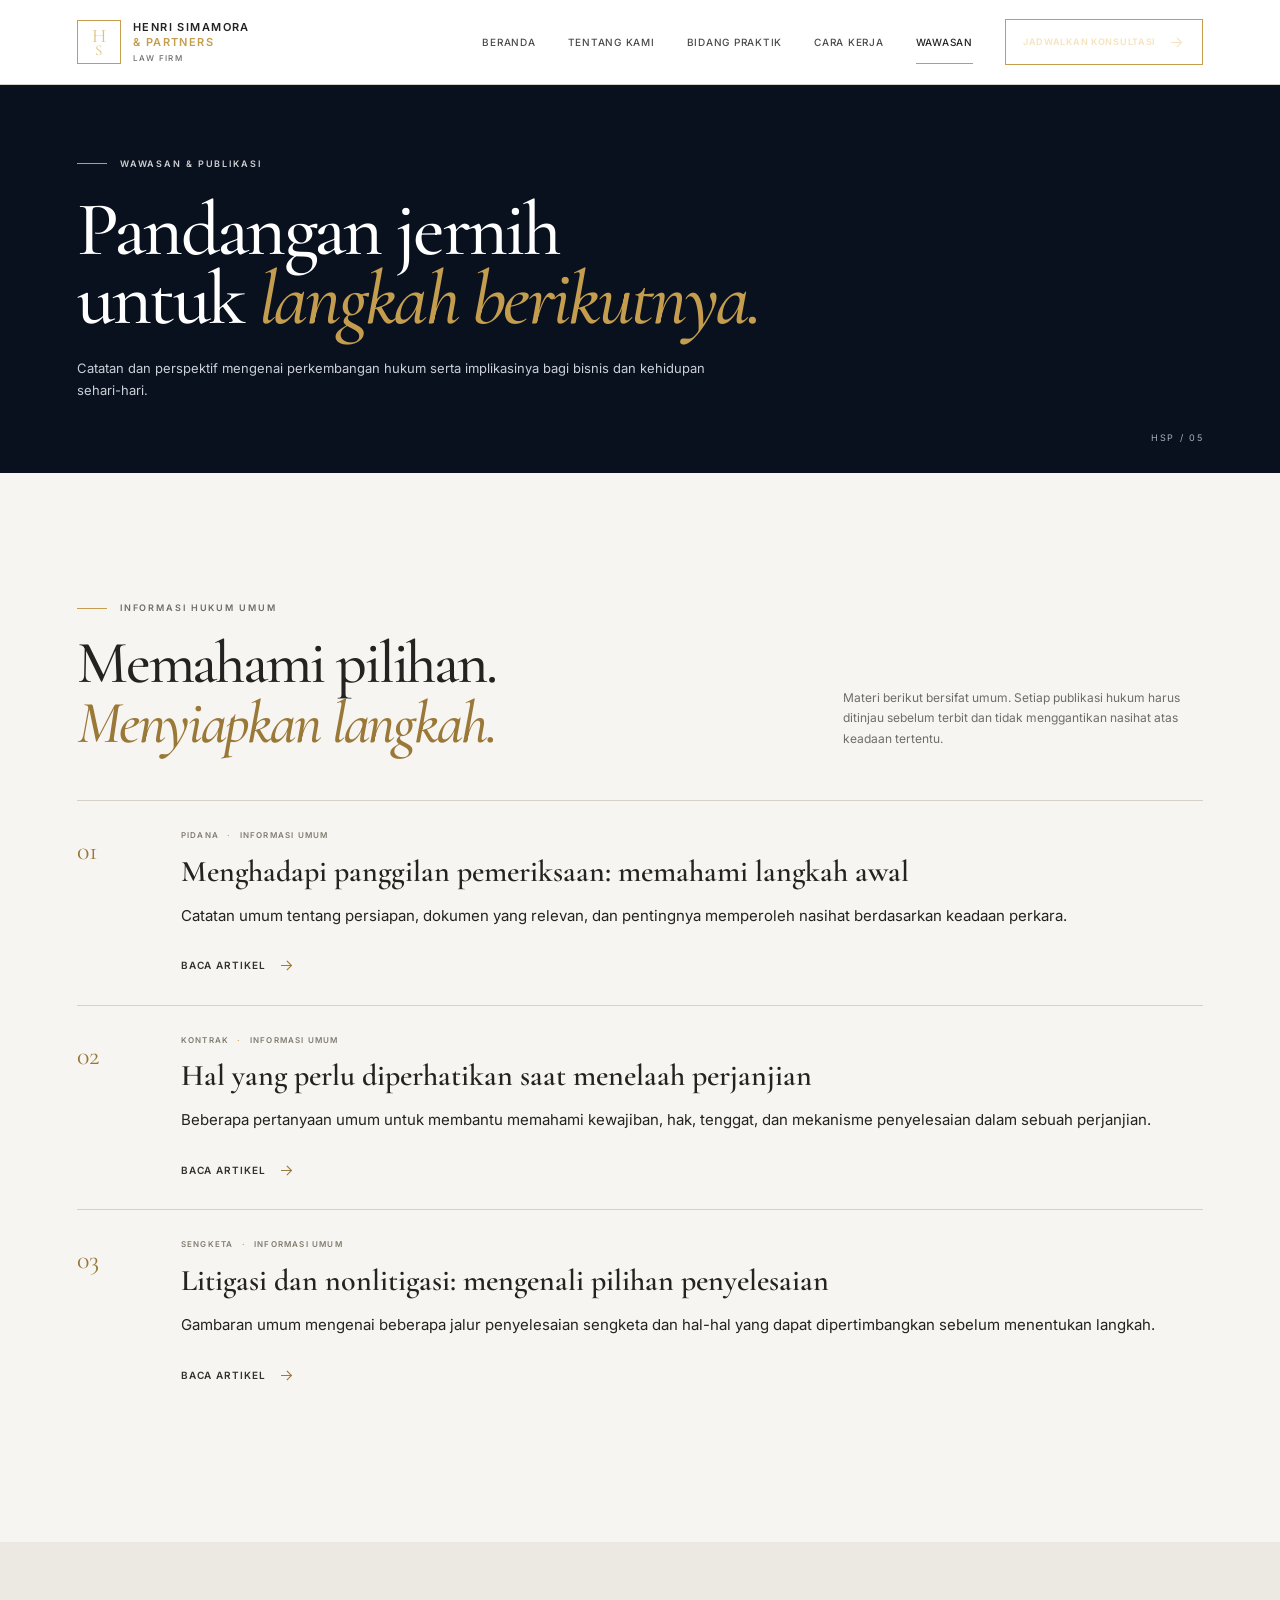
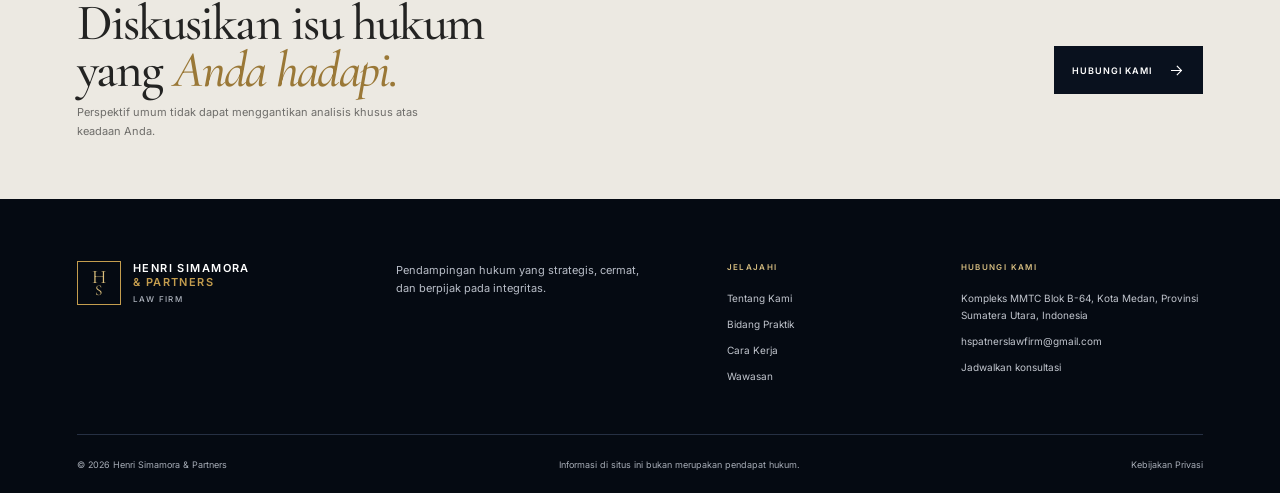
<file: wawasan.html>
<!doctype html>
<html lang="id">
<head>
  <meta charset="utf-8">
  <meta name="viewport" content="width=device-width, initial-scale=1">
  <meta name="theme-color" content="#09111e">
  <meta name="description" content="Informasi umum mengenai hukum pidana, kontrak, litigasi, dan penyelesaian sengketa.">
  <title>Wawasan Hukum — Henri Simamora &amp; Partners</title>
  <link rel="preconnect" href="https://fonts.googleapis.com">
  <link rel="preconnect" href="https://fonts.gstatic.com" crossorigin>
  <link href="https://fonts.googleapis.com/css2?family=Cormorant+Garamond:wght@400;500;600;700&family=Inter:wght@400;500;600;700&display=swap" rel="stylesheet">
  <link rel="stylesheet" href="assets/css/styles.css">
  <script src="assets/js/main.js" defer></script>
</head>
<body>
  <a class="skip-link" href="#konten">Lewati ke konten</a>
  <header class="site-header">
    <a class="brand" href="index.html" aria-label="Henri Simamora & Partners, beranda"><span class="brand__mark" aria-hidden="true">H<span>S</span></span><span class="brand__name">HENRI SIMAMORA <span>&amp; PARTNERS</span><small>LAW FIRM</small></span></a>
    <button class="menu-toggle" type="button" aria-expanded="false" aria-controls="site-navigation" aria-label="Buka navigasi"><svg viewBox="0 0 24 24" aria-hidden="true"><path d="M4 7h16M4 12h16M4 17h16"/></svg></button>
    <nav class="site-nav" id="site-navigation" aria-label="Navigasi utama"><a href="index.html">Beranda</a><a href="tentang-kami.html">Tentang Kami</a><a href="bidang-praktik.html">Bidang Praktik</a><a href="tim.html">Cara Kerja</a><a class="is-active" aria-current="page" href="wawasan.html">Wawasan</a><a class="nav-cta" href="kontak.html">Jadwalkan konsultasi <svg viewBox="0 0 24 24" aria-hidden="true"><path d="M5 12h14m-6-6 6 6-6 6"/></svg></a></nav>
  </header>
  <main id="konten">
    <section class="page-hero page-hero--simple">
      <div class="page-hero__copy"><p class="eyebrow eyebrow--light"><span></span> WAWASAN &amp; PUBLIKASI</p><h1>Pandangan jernih<br>untuk <em>langkah berikutnya.</em></h1><p>Catatan dan perspektif mengenai perkembangan hukum serta implikasinya bagi bisnis dan kehidupan sehari-hari.</p></div><span class="page-hero__index">HSP / 05</span>
    </section>
    <section class="section section--paper">
      <div class="section-topline"><div class="section-heading section-heading--compact"><p class="eyebrow"><span></span> INFORMASI HUKUM UMUM</p><h2>Memahami pilihan.<br><em>Menyiapkan langkah.</em></h2></div><p class="section-aside">Materi berikut bersifat umum. Setiap publikasi hukum harus ditinjau sebelum terbit dan tidak menggantikan nasihat atas keadaan tertentu.</p></div>
      <div class="article-list">
        <article class="article-list__item"><span class="article-list__number">01</span><div><p class="insight-meta">PIDANA <span>·</span> INFORMASI UMUM</p><h2>Menghadapi panggilan pemeriksaan: memahami langkah awal</h2><p>Catatan umum tentang persiapan, dokumen yang relevan, dan pentingnya memperoleh nasihat berdasarkan keadaan perkara.</p><a class="text-link" href="artikel.html#pidana">Baca artikel <svg viewBox="0 0 24 24" aria-hidden="true"><path d="M5 12h14m-6-6 6 6-6 6"/></svg></a></div></article>
        <article class="article-list__item"><span class="article-list__number">02</span><div><p class="insight-meta">KONTRAK <span>·</span> INFORMASI UMUM</p><h2>Hal yang perlu diperhatikan saat menelaah perjanjian</h2><p>Beberapa pertanyaan umum untuk membantu memahami kewajiban, hak, tenggat, dan mekanisme penyelesaian dalam sebuah perjanjian.</p><a class="text-link" href="artikel.html#kontrak">Baca artikel <svg viewBox="0 0 24 24" aria-hidden="true"><path d="M5 12h14m-6-6 6 6-6 6"/></svg></a></div></article>
        <article class="article-list__item"><span class="article-list__number">03</span><div><p class="insight-meta">SENGKETA <span>·</span> INFORMASI UMUM</p><h2>Litigasi dan nonlitigasi: mengenali pilihan penyelesaian</h2><p>Gambaran umum mengenai beberapa jalur penyelesaian sengketa dan hal-hal yang dapat dipertimbangkan sebelum menentukan langkah.</p><a class="text-link" href="artikel.html#jalur-penyelesaian">Baca artikel <svg viewBox="0 0 24 24" aria-hidden="true"><path d="M5 12h14m-6-6 6 6-6 6"/></svg></a></div></article>
      </div>
    </section>
    <section class="page-cta"><div><h2>Diskusikan isu hukum<br>yang <em>Anda hadapi.</em></h2><p>Perspektif umum tidak dapat menggantikan analisis khusus atas keadaan Anda.</p></div><a class="button button--navy" href="kontak.html">Hubungi kami <svg viewBox="0 0 24 24" aria-hidden="true"><path d="M5 12h14m-6-6 6 6-6 6"/></svg></a></section>
  </main>
  <footer class="site-footer"><div class="footer-main"><a class="brand brand--footer" href="index.html" aria-label="Henri Simamora & Partners, beranda"><span class="brand__mark" aria-hidden="true">H<span>S</span></span><span class="brand__name">HENRI SIMAMORA <span>&amp; PARTNERS</span><small>LAW FIRM</small></span></a><p class="footer-summary">Pendampingan hukum yang strategis, cermat, dan berpijak pada integritas.</p><div class="footer-column"><span class="footer-label">JELAJAHI</span><a href="tentang-kami.html">Tentang Kami</a><a href="bidang-praktik.html">Bidang Praktik</a><a href="tim.html">Cara Kerja</a><a href="wawasan.html">Wawasan</a></div><div class="footer-column"><span class="footer-label">HUBUNGI KAMI</span><a href="kontak.html">Kompleks MMTC Blok B-64, Kota Medan, Provinsi Sumatera Utara, Indonesia</a><a href="mailto:hspatnerslawfirm@gmail.com">hspatnerslawfirm@gmail.com</a><a href="kontak.html">Jadwalkan konsultasi</a></div></div><div class="footer-bottom"><span>© <span data-year></span> Henri Simamora &amp; Partners</span><span>Informasi di situs ini bukan merupakan pendapat hukum.</span><a href="kebijakan-privasi.html">Kebijakan Privasi</a></div></footer>
</body>
</html>
</file>
<file: assets/css/styles.css>
:root {
  color-scheme: light;
  --color-navy: #09111e;
  --color-navy-deep: #050a12;
  --color-navy-soft: #111d2d;
  --color-ink: #232322;
  --color-muted: #6e6d6a;
  --color-paper: #f7f5f2;
  --color-white: #fff;
  --color-stone: #eae7df;
  --color-line: #d5d1c7;
  --color-line-dark: #233352;
  --color-brass: #c49d4e;
  --font-display: "Cormorant Garamond", Georgia, serif;
  --font-body: "Inter", Arial, sans-serif;
  --container: 1320px;
  --gutter: clamp(24px, 6vw, 88px);
  --section-space: clamp(80px, 10vw, 148px);
}

* { box-sizing: border-box; }

html { scroll-behavior: smooth; scroll-padding-top: 88px; }

body {
  margin: 0;
  background: var(--color-paper);
  color: var(--color-ink);
  font-family: var(--font-body);
  font-size: 15px;
  line-height: 1.7;
  -webkit-font-smoothing: antialiased;
  text-rendering: optimizeLegibility;
}

img { display: block; width: 100%; }
a { color: inherit; text-decoration: none; }
button, input, select, textarea { font: inherit; }
button, a { -webkit-tap-highlight-color: transparent; }
svg { width: 20px; height: 20px; fill: none; stroke: currentColor; stroke-width: 1.5; stroke-linecap: square; stroke-linejoin: miter; }

.skip-link {
  position: fixed;
  z-index: 20;
  top: 12px;
  left: 12px;
  padding: 10px 16px;
  transform: translateY(-160%);
  background: var(--color-white);
  color: var(--color-navy);
}

.skip-link:focus { transform: translateY(0); }

.site-header {
  position: sticky;
  top: 0;
  z-index: 5;
  display: flex;
  min-height: 84px;
  align-items: center;
  justify-content: space-between;
  padding: 0 var(--gutter);
  border-bottom: 1px solid var(--color-line);
  background: var(--color-white);
}

.site-header--dark { border-color: rgba(255,255,255,.13); background: var(--color-navy); color: var(--color-white); }

.brand { display: inline-flex; min-width: max-content; align-items: center; gap: 12px; }
.brand__mark {
  display: grid;
  width: 44px;
  height: 44px;
  align-content: center;
  justify-items: center;
  border: 1px solid var(--color-brass);
  color: #dec17d;
  font-family: var(--font-display);
  font-size: 19px;
  line-height: .8;
}
.brand__mark span { font-size: 15px; }
.brand__name { display: grid; color: var(--color-ink); font-size: 11px; font-weight: 600; letter-spacing: .13em; line-height: 1.35; }
.brand__name > span { color: var(--color-brass); }
.brand__name small { margin-top: 4px; color: var(--color-muted); font-size: 8px; font-weight: 500; letter-spacing: .16em; }
.site-header--dark .brand__name { color: var(--color-white); }
.site-header--dark .brand__name small { color: #b7bdc7; }

.site-nav { display: flex; height: 84px; align-items: center; gap: clamp(18px, 2.5vw, 42px); }
.site-nav > a:not(.nav-cta) {
  position: relative;
  display: inline-flex;
  height: 100%;
  align-items: center;
  color: #d4d7dd;
  font-size: 10px;
  font-weight: 500;
  letter-spacing: .075em;
  text-transform: uppercase;
}
.site-header:not(.site-header--dark) .site-nav > a:not(.nav-cta) { color: #494a4b; }
.site-nav > a:not(.nav-cta)::after { position: absolute; right: 0; bottom: 20px; left: 0; height: 1px; background: var(--color-brass); content: ""; transform: scaleX(0); transform-origin: left; transition: transform .2s ease; }
.site-nav > a:not(.nav-cta):hover::after, .site-nav > a.is-active::after { transform: scaleX(1); }
.site-nav > a.is-active { color: var(--color-white); }
.site-header:not(.site-header--dark) .site-nav > a.is-active { color: var(--color-ink); }
.nav-cta { display: inline-flex; min-height: 46px; align-items: center; gap: 13px; padding: 0 17px; border: 1px solid var(--color-brass); color: #f4e3bf; font-size: 9px; font-weight: 600; letter-spacing: .08em; text-transform: uppercase; transition: color .2s ease, background .2s ease; }
.nav-cta:hover { background: var(--color-brass); color: var(--color-navy); }
.nav-cta svg, .button svg, .text-link svg, .card-link svg { width: 17px; height: 17px; }
.menu-toggle { display: none; }

.hero { position: relative; display: grid; min-height: min(660px, calc(100svh - 84px)); grid-template-columns: 1.03fr .97fr; overflow: hidden; background: var(--color-navy); color: var(--color-white); }
.hero__copy { position: relative; z-index: 1; display: flex; max-width: 780px; flex-direction: column; align-items: flex-start; justify-content: center; padding: clamp(58px, 8vw, 122px) 2vw clamp(72px, 8vw, 112px) var(--gutter); }
.eyebrow { display: flex; align-items: center; gap: 13px; margin: 0 0 24px; color: var(--color-muted); font-size: 9px; font-weight: 600; letter-spacing: .21em; line-height: 1.5; text-transform: uppercase; }
.eyebrow > span { width: 30px; height: 1px; background: var(--color-brass); }
.eyebrow--light { color: #d0d1d1; }
.hero h1, .section-heading h2, .image-statement h2, .consultation-band h2, .page-hero h1, .page-cta h2 { margin: 0; font-family: var(--font-display); font-size: clamp(54px, 6.1vw, 88px); font-weight: 500; letter-spacing: -.035em; line-height: .91; }
h1 em, h2 em { color: var(--color-brass); font-weight: 500; }
.hero__intro { max-width: 430px; margin: 25px 0 27px; color: #d0d3d8; font-size: 13px; line-height: 1.8; }
.button-row { display: flex; flex-wrap: wrap; align-items: center; gap: 12px 25px; }
.button { display: inline-flex; min-height: 48px; align-items: center; justify-content: center; gap: 16px; padding: 0 17px; border: 1px solid transparent; font-size: 9px; font-weight: 600; letter-spacing: .11em; text-align: center; text-transform: uppercase; transition: background .2s ease, color .2s ease, border-color .2s ease; }
.button--brass { border-color: var(--color-brass); background: var(--color-brass); color: var(--color-navy); }
.button--brass:hover { border-color: #dfc582; background: #dfc582; }
.button--text-light { color: var(--color-white); }
.button--text-light:hover { color: #e6ca82; }
.button--outline-light { border-color: rgba(255,255,255,.75); color: var(--color-white); }
.button--outline-light:hover { background: var(--color-white); color: var(--color-navy); }
.hero__note { display: flex; align-items: center; gap: 10px; margin-top: 42px; color: #c8cbd1; font-size: 10px; }
.hero__note svg { color: #d5b66e; }
.hero__visual { position: relative; min-height: 530px; margin: 30px var(--gutter) 42px 12px; border: 1px solid #29364b; }
.hero__visual img { position: absolute; inset: 13px; width: calc(100% - 26px); height: calc(100% - 26px); object-fit: cover; object-position: 50% 50%; filter: saturate(.72); }
.hero__visual::after { position: absolute; inset: 13px; background: rgba(9,17,30,.19); content: ""; pointer-events: none; }
.hero__image-caption { position: absolute; z-index: 1; right: 13px; bottom: 13px; left: 13px; display: flex; justify-content: space-between; padding: 16px 18px; border-top: 1px solid rgba(255,255,255,.42); color: var(--color-white); font-size: 9px; letter-spacing: .14em; text-transform: uppercase; }
.hero__frame { position: absolute; z-index: 1; width: 31px; height: 31px; border-color: #d0ae60; border-style: solid; }
.hero__frame--top { top: 0; left: 0; border-width: 1px 0 0 1px; }
.hero__frame--bottom { right: 0; bottom: 0; border-width: 0 1px 1px 0; }
.hero__folio { position: absolute; right: var(--gutter); bottom: 0; left: var(--gutter); display: flex; height: 36px; align-items: center; justify-content: space-between; border-top: 1px solid var(--color-line-dark); color: #b6bdc9; font-size: 8px; letter-spacing: .2em; }

.trust-strip { display: grid; min-height: 84px; grid-template-columns: repeat(4, 1fr); align-items: center; padding: 0 var(--gutter); border-bottom: 1px solid var(--color-line); background: var(--color-white); }
.trust-strip > div { display: flex; align-items: center; gap: 13px; color: #464747; font-size: 10px; }
.trust-strip__index { color: var(--color-brass); font-family: var(--font-display); font-size: 20px; }

.section { padding: var(--section-space) var(--gutter); }
.section--paper { background: var(--color-paper); }
.section--white { background: var(--color-white); }
.intro-section { display: grid; grid-template-columns: .8fr 1.2fr; gap: 10vw; }
.section-heading h2 { font-size: clamp(44px, 5vw, 68px); color: var(--color-ink); line-height: 1; }
.section-heading h2 em { color: #9a7837; }
.intro-section__body { max-width: 620px; padding-top: 31px; }
.intro-section__body p { color: var(--color-muted); font-size: 13px; }
.intro-section__body .lead { margin-top: 0; color: #353535; font-family: var(--font-display); font-size: 27px; line-height: 1.3; }
.text-link { display: inline-flex; align-items: center; gap: 12px; margin-top: 17px; color: #31312f; font-size: 10px; font-weight: 600; letter-spacing: .09em; text-transform: uppercase; }
.text-link svg { color: #9c7a38; transition: transform .2s ease; }
.text-link:hover svg, .card-link:hover svg { transform: translateX(4px); }

.section-topline { display: flex; align-items: flex-end; justify-content: space-between; gap: 32px; margin-bottom: 47px; }
.section-heading--compact .eyebrow { margin-bottom: 18px; }
.section-heading--compact h2 { font-size: clamp(42px, 4.7vw, 62px); }
.section-aside { max-width: 360px; margin: 0 0 4px; color: var(--color-muted); font-size: 12px; }
.section-aside p { margin: 0 0 13px; }
.practice-grid { display: grid; grid-template-columns: repeat(3, 1fr); border-top: 1px solid var(--color-line); border-left: 1px solid var(--color-line); }
.practice-card { position: relative; display: flex; min-height: 255px; flex-direction: column; align-items: flex-start; padding: 25px 27px 22px; border-right: 1px solid var(--color-line); border-bottom: 1px solid var(--color-line); transition: background .2s ease; }
.practice-card:hover { background: var(--color-paper); }
.practice-card__icon { display: grid; width: 38px; height: 38px; place-items: center; margin-bottom: 18px; border: 1px solid #c8b784; color: #9a7837; }
.practice-card__icon svg { width: 20px; height: 20px; }
.practice-card__number { position: absolute; top: 31px; right: 25px; color: #98958e; font-size: 9px; letter-spacing: .1em; }
.practice-card h3 { margin: 0 0 7px; color: #262626; font-family: var(--font-display); font-size: 25px; font-weight: 600; line-height: 1.08; }
.practice-card p { max-width: 290px; margin: 0 0 16px; color: var(--color-muted); font-size: 11px; line-height: 1.7; }
.card-link { display: inline-flex; align-items: center; gap: 9px; margin-top: auto; color: #80642f; font-size: 9px; font-weight: 600; letter-spacing: .1em; text-transform: uppercase; }
.card-link svg { transition: transform .2s ease; }
.practice-section__more { margin-top: 31px; }

.image-statement { position: relative; display: flex; min-height: 540px; align-items: center; overflow: hidden; background: var(--color-navy); color: var(--color-white); }
.image-statement > img { position: absolute; inset: 0; height: 100%; object-fit: cover; filter: saturate(.48); }
.image-statement::after { position: absolute; inset: 0; background: rgba(5,10,18,.73); content: ""; }
.image-statement__overlay { position: relative; z-index: 1; max-width: 650px; padding: 80px var(--gutter); }
.image-statement h2, .consultation-band h2 { font-size: clamp(48px, 5.2vw, 72px); }
.image-statement__overlay > p:not(.eyebrow) { max-width: 425px; margin: 24px 0 23px; color: #d0d3d8; font-size: 12px; }

.team-grid { display: grid; grid-template-columns: repeat(3, minmax(0, 1fr)); gap: 22px; }
.person-card img { aspect-ratio: 1 / 1.05; object-fit: cover; filter: saturate(.68); }
.person-card__caption { display: flex; justify-content: space-between; gap: 12px; padding-top: 16px; border-top: 1px solid var(--color-line); }
.person-card__caption h3 { margin: 0; font-family: var(--font-display); font-size: 23px; font-weight: 600; line-height: 1.15; }
.person-card__caption p { margin: 5px 0 0; color: var(--color-muted); font-size: 10px; }
.person-card__index { color: #88744b; font-size: 9px; letter-spacing: .12em; }

.insight-grid { display: grid; grid-template-columns: repeat(3, minmax(0, 1fr)); gap: 24px; }
.insight-card__image { display: block; margin-bottom: 19px; overflow: hidden; background: var(--color-paper); }
.insight-card__image img { aspect-ratio: 1.5 / 1; object-fit: cover; filter: saturate(.66); transition: transform .35s ease; }
.insight-card__image:hover img { transform: scale(1.025); }
.insight-meta { margin: 0 0 12px; color: #817c70; font-size: 8px; font-weight: 600; letter-spacing: .15em; }
.insight-meta span { margin: 0 5px; color: var(--color-brass); }
.insight-card h3 { margin: 0 0 15px; font-family: var(--font-display); font-size: 25px; font-weight: 600; line-height: 1.16; }
.insight-card h3 a:hover { color: #826633; }

.consultation-band { padding: 0 var(--gutter); background: var(--color-navy); color: var(--color-white); }
.consultation-band__inner { position: relative; display: flex; min-height: 340px; align-items: center; justify-content: space-between; gap: 48px; overflow: hidden; }
.consultation-band h2 { font-size: clamp(42px, 4.8vw, 65px); }
.consultation-band__inner > div > p:last-child { margin: 18px 0 0; color: #c2c7d0; font-size: 11px; }
.consultation-band__monogram { position: absolute; right: 9%; bottom: -96px; color: rgba(255,255,255,.035); font-family: var(--font-display); font-size: 260px; line-height: 1; pointer-events: none; }
.consultation-band .button { position: relative; z-index: 1; flex-shrink: 0; }

.site-footer { padding: 62px var(--gutter) 0; background: var(--color-navy-deep); color: var(--color-white); }
.footer-main { display: grid; grid-template-columns: 1.15fr 1.2fr .8fr 1fr; gap: 40px; padding-bottom: 49px; }
.brand--footer { align-self: start; }
.brand--footer .brand__name { color: var(--color-white); }
.brand--footer .brand__name small { color: #adb3bd; }
.footer-summary { max-width: 255px; margin: 0; color: #b9bec8; font-size: 11px; }
.footer-column { display: flex; flex-direction: column; align-items: flex-start; gap: 9px; color: #c1c5cd; font-size: 10px; }
.footer-column a:hover, .footer-bottom a:hover { color: #d7bc78; }
.footer-label { margin-bottom: 7px; color: #d6bd80; font-size: 8px; font-weight: 600; letter-spacing: .17em; }
.footer-bottom { display: flex; min-height: 59px; flex-wrap: wrap; align-items: center; justify-content: space-between; gap: 10px 24px; border-top: 1px solid #263043; color: #a7adb7; font-size: 9px; }

.page-hero { position: relative; display: grid; min-height: 430px; grid-template-columns: 1.2fr .8fr; align-items: center; overflow: hidden; padding: 72px var(--gutter); background: var(--color-navy); color: var(--color-white); }
.page-hero h1 { max-width: 750px; font-size: clamp(52px, 6vw, 80px); }
.page-hero__copy { position: relative; z-index: 1; }
.page-hero__copy > p:last-child { max-width: 530px; margin: 23px 0 0; color: #cbd0d9; font-size: 13px; }
.page-hero__image { width: 100%; height: 310px; object-fit: cover; filter: saturate(.6); }
.page-hero--simple { min-height: 355px; grid-template-columns: 1fr; }
.page-hero--simple h1 { max-width: 900px; }
.page-hero--simple .page-hero__copy > p:last-child { max-width: 630px; }
.breadcrumbs { display: flex; gap: 8px; margin-bottom: 26px; color: #b9bec6; font-size: 9px; letter-spacing: .1em; text-transform: uppercase; }
.breadcrumbs span { color: #c9ab62; }
.page-hero__index { position: absolute; right: var(--gutter); bottom: 28px; color: #acb1bc; font-size: 9px; letter-spacing: .18em; }
.page-cta { display: flex; align-items: center; justify-content: space-between; gap: 32px; padding: 58px var(--gutter); background: #ece9e2; }
.page-cta h2 { color: var(--color-ink); font-size: clamp(36px, 4vw, 52px); }
.page-cta h2 em { color: #9a7837; }
.page-cta p { max-width: 380px; margin: 10px 0 0; color: var(--color-muted); font-size: 11px; }
.page-cta .button { flex-shrink: 0; }
.button--navy { border-color: var(--color-navy); background: var(--color-navy); color: var(--color-white); }
.button--navy:hover { border-color: #243650; background: #243650; }

.values-grid { display: grid; grid-template-columns: repeat(4, 1fr); border-top: 1px solid var(--color-line); border-left: 1px solid var(--color-line); }
.values-grid--three { grid-template-columns: repeat(3, 1fr); }
.value-card { min-height: 180px; padding: 23px; border-right: 1px solid var(--color-line); border-bottom: 1px solid var(--color-line); }
.value-card span { color: #987739; font-family: var(--font-display); font-size: 20px; }
.value-card h3 { margin: 13px 0 6px; font-family: var(--font-display); font-size: 24px; font-weight: 600; }
.value-card p { margin: 0; color: var(--color-muted); font-size: 10px; }
.mission-list { display: grid; gap: 14px; max-width: 930px; margin: 34px 0 0; padding-left: 26px; color: #4a4b4b; font-size: 12px; }
.mission-list li { padding-left: 8px; }
.mission-list li::marker { color: #987739; font-family: var(--font-display); font-size: 18px; }

.practice-detail-list { display: grid; gap: 0; }
.practice-detail { display: grid; grid-template-columns: .45fr 1.1fr 1fr; gap: 34px; padding: 35px 0; border-top: 1px solid var(--color-line); scroll-margin-top: 35px; }
.practice-detail:last-child { border-bottom: 1px solid var(--color-line); }
.practice-detail__number { color: #987739; font-family: var(--font-display); font-size: 24px; }
.practice-detail h2 { margin: 0; font-family: var(--font-display); font-size: 30px; font-weight: 600; line-height: 1.1; }
.practice-detail p { margin: 0; color: var(--color-muted); font-size: 11px; }
.practice-detail ul { grid-column: 2 / 4; display: grid; grid-template-columns: repeat(2, 1fr); gap: 10px 24px; margin: 0; padding: 0; list-style: none; }
.practice-detail li { display: flex; align-items: flex-start; gap: 10px; color: #4a4b4b; font-size: 10px; }
.practice-detail li::before { width: 14px; height: 1px; flex: 0 0 14px; margin-top: 11px; background: var(--color-brass); content: ""; }

.team-grid--page { row-gap: 48px; }
.team-card { padding-bottom: 22px; border-bottom: 1px solid var(--color-line); }
.team-card img { aspect-ratio: 1.15 / 1; margin-bottom: 14px; object-fit: cover; filter: saturate(.62); }
.team-card h2 { margin: 0; font-family: var(--font-display); font-size: 25px; font-weight: 600; line-height: 1.15; }
.team-card__role { margin: 5px 0 12px; color: #80642f; font-size: 9px; font-weight: 600; letter-spacing: .13em; text-transform: uppercase; }
.team-card__bio { margin: 0; color: var(--color-muted); font-size: 10px; }
.expertise-list { display: flex; flex-wrap: wrap; gap: 7px; margin-top: 14px; }
.expertise-list span { padding: 4px 8px; border: 1px solid var(--color-line); color: #625e55; font-size: 8px; }

.article-list { display: grid; gap: 0; }
.article-list__item { display: grid; grid-template-columns: 80px 1fr; gap: 24px; padding: 28px 0; border-top: 1px solid var(--color-line); }
.article-list__number { color: #987739; font-family: var(--font-display); font-size: 26px; }
.article-list__item h2 { max-width: 750px; margin: 5px 0 9px; font-family: var(--font-display); font-size: 30px; font-weight: 600; line-height: 1.1; }
.article-list__item > div > p:last-child { max-width: 740px; margin: 0; color: var(--color-muted); font-size: 11px; }
.article-list__item > div > a { display: inline-flex; margin-top: 14px; }
.article-body { max-width: 800px; margin: auto; }
.article-body__entry { padding: 26px 0 48px; border-bottom: 1px solid var(--color-line); scroll-margin-top: 28px; }
.article-body__entry:last-child { border-bottom: 0; }
.article-body__entry h2 { margin: 0 0 20px; font-family: var(--font-display); font-size: clamp(33px, 4vw, 45px); font-weight: 600; line-height: 1.1; }
.article-body__entry h3 { margin: 23px 0 7px; font-family: var(--font-display); font-size: 23px; }
.article-body__entry p { color: #555550; font-size: 12px; }
.article-body__entry .article-meta { color: #8a7952; font-size: 9px; font-weight: 600; letter-spacing: .14em; text-transform: uppercase; }
.article-callout { margin: 25px 0; padding: 19px 22px; border-left: 2px solid var(--color-brass); background: #eeece5; color: #42423f; font-family: var(--font-display); font-size: 22px; line-height: 1.3; }

.contact-layout { display: grid; grid-template-columns: .8fr 1.2fr; gap: 8vw; }
.contact-details h2 { margin: 0 0 13px; font-family: var(--font-display); font-size: 35px; font-weight: 600; }
.contact-details > p { max-width: 380px; margin: 0 0 27px; color: var(--color-muted); font-size: 11px; }
.contact-method { display: grid; gap: 5px; margin-top: 19px; padding-top: 15px; border-top: 1px solid var(--color-line); }
.contact-method span { color: #88744b; font-size: 8px; font-weight: 600; letter-spacing: .15em; text-transform: uppercase; }
.contact-method a, .contact-method p { margin: 0; color: #333; font-size: 11px; }
.contact-form { display: grid; grid-template-columns: repeat(2, 1fr); gap: 18px 16px; }
.form-field { display: grid; gap: 7px; }
.form-field--full { grid-column: 1 / -1; }
.form-field label { color: #4c4a44; font-size: 9px; font-weight: 600; letter-spacing: .08em; text-transform: uppercase; }
.form-field label span { color: var(--color-muted); font-weight: 400; text-transform: none; }
.form-field input, .form-field select, .form-field textarea { width: 100%; min-height: 46px; padding: 12px; border: 1px solid #cac7c0; border-radius: 0; outline: 0; background: transparent; color: var(--color-ink); font-size: 11px; }
.form-field textarea { min-height: 128px; resize: vertical; }
.form-field input:focus, .form-field select:focus, .form-field textarea:focus { border-color: #8a6c35; outline: 1px solid #8a6c35; outline-offset: 1px; }
.form-consent { grid-column: 1 / -1; display: flex; align-items: flex-start; gap: 9px; color: var(--color-muted); font-size: 9px; }
.form-consent input { margin-top: 4px; accent-color: var(--color-navy); }
.form-consent a { color: #80642f; text-decoration: underline; text-underline-offset: 2px; }
.form-note { grid-column: 1 / -1; margin: 0; color: var(--color-muted); font-size: 10px; }
.contact-form .button { justify-self: start; }
.form-status { grid-column: 1 / -1; min-height: 22px; margin: 0; color: #35523d; font-size: 11px; }
.legal-note { margin-top: 24px; padding: 16px; border: 1px solid var(--color-line); color: var(--color-muted); font-size: 9px; }
.faq-list { max-width: 900px; margin: 0 auto; border-top: 1px solid var(--color-line); }
.faq-list details { padding: 19px 0; border-bottom: 1px solid var(--color-line); }
.faq-list summary { color: #30302e; cursor: pointer; font-family: var(--font-display); font-size: 23px; font-weight: 600; line-height: 1.25; }
.faq-list details p { max-width: 760px; margin: 12px 0 0; color: var(--color-muted); font-size: 11px; }
.privacy-content { max-width: 850px; margin: 0 auto; }
.privacy-content h2 { margin: 36px 0 9px; font-family: var(--font-display); font-size: 30px; font-weight: 600; line-height: 1.15; }
.privacy-content h2:first-child { margin-top: 0; }
.privacy-content p, .privacy-content li { color: #555550; font-size: 12px; }
.privacy-content ul { display: grid; gap: 8px; padding-left: 20px; }

@media (min-width: 1500px) {
  .site-header, .section, .consultation-band, .site-footer { padding-right: max(var(--gutter), calc((100vw - var(--container)) / 2)); padding-left: max(var(--gutter), calc((100vw - var(--container)) / 2)); }
  .hero__copy { padding-left: max(var(--gutter), calc((100vw - var(--container)) / 2)); }
  .hero__folio { right: max(var(--gutter), calc((100vw - var(--container)) / 2)); left: max(var(--gutter), calc((100vw - var(--container)) / 2)); }
}

@media (max-width: 1000px) {
  :root { --gutter: clamp(24px, 5vw, 54px); }
  .site-header { min-height: 76px; }
  .site-nav { height: 76px; gap: 15px; }
  .site-nav > a:not(.nav-cta) { font-size: 8px; }
  .nav-cta { min-height: 42px; gap: 8px; padding: 0 11px; font-size: 8px; }
  .hero { min-height: 590px; }
  .hero__visual { min-height: 455px; margin-top: 30px; }
  .hero h1 { font-size: clamp(50px, 6.3vw, 68px); }
  .practice-card { padding: 22px 18px; }
  .practice-card h3 { font-size: 22px; }
}

@media (max-width: 760px) {
  :root { --gutter: 22px; --section-space: 80px; }
  html { scroll-padding-top: 74px; }
  .site-header { min-height: 72px; }
  .brand { gap: 9px; }
  .brand__mark { width: 38px; height: 38px; font-size: 16px; }
  .brand__name { font-size: 9px; }
  .brand__name small { font-size: 7px; }
  .menu-toggle { display: grid; width: 42px; height: 42px; place-items: center; border: 1px solid var(--color-line); background: transparent; color: var(--color-ink); }
  .site-header--dark .menu-toggle { border-color: #344052; color: var(--color-white); }
  .menu-toggle svg { width: 20px; height: 20px; }
  .site-nav { position: absolute; top: 100%; right: 0; left: 0; display: none; height: auto; flex-direction: column; align-items: stretch; gap: 0; padding: 8px var(--gutter) 22px; border-bottom: 1px solid #263043; background: var(--color-navy); }
  .site-header:not(.site-header--dark) .site-nav { border-color: var(--color-line); background: var(--color-white); }
  .site-nav.is-open { display: flex; }
  .site-nav > a:not(.nav-cta) { min-height: 46px; border-bottom: 1px solid rgba(255,255,255,.1); font-size: 10px; }
  .site-header:not(.site-header--dark) .site-nav > a:not(.nav-cta) { border-color: var(--color-line); }
  .site-nav > a:not(.nav-cta)::after { display: none; }
  .nav-cta { justify-content: space-between; margin-top: 14px; }
  .hero { min-height: auto; grid-template-columns: 1fr; }
  .hero__copy { padding: 63px var(--gutter) 32px; }
  .hero h1 { font-size: clamp(54px, 12vw, 75px); }
  .hero__intro { max-width: 490px; font-size: 12px; }
  .hero__note { margin-top: 28px; }
  .hero__visual { min-height: 340px; margin: 0 var(--gutter) 53px; }
  .hero__image-caption { padding: 12px; font-size: 8px; }
  .hero__folio { height: 35px; }
  .trust-strip { grid-template-columns: repeat(2, 1fr); gap: 17px 12px; padding-top: 23px; padding-bottom: 23px; }
  .trust-strip > div { gap: 9px; font-size: 9px; }
  .trust-strip__index { font-size: 17px; }
  .intro-section { grid-template-columns: 1fr; gap: 10px; }
  .intro-section__body { padding-top: 9px; }
  .intro-section__body .lead { font-size: 24px; }
  .section-topline { align-items: flex-start; flex-direction: column; gap: 16px; margin-bottom: 30px; }
  .section-heading--compact h2 { font-size: clamp(39px, 9.5vw, 55px); }
  .section-aside { max-width: 480px; }
  .practice-grid { grid-template-columns: repeat(2, 1fr); }
  .practice-card { min-height: 238px; padding: 18px 14px; }
  .practice-card__number { top: 24px; right: 14px; }
  .practice-card__icon { width: 33px; height: 33px; margin-bottom: 15px; }
  .practice-card h3 { font-size: 21px; }
  .practice-card p { font-size: 10px; }
  .card-link { gap: 6px; font-size: 8px; letter-spacing: .055em; }
  .card-link svg { width: 14px; height: 14px; }
  .image-statement { min-height: 500px; }
  .image-statement__overlay { padding-top: 68px; padding-bottom: 68px; }
  .image-statement h2 { font-size: clamp(43px, 10vw, 59px); }
  .team-grid, .insight-grid { grid-template-columns: 1fr; gap: 30px; }
  .team-grid--preview { grid-template-columns: repeat(2, 1fr); gap: 25px 14px; }
  .team-grid--preview .person-card:last-child { display: none; }
  .person-card__caption h3 { font-size: 20px; }
  .insight-card { padding-bottom: 17px; border-bottom: 1px solid var(--color-line); }
  .insight-card__image { margin-bottom: 13px; }
  .insight-card h3 { font-size: 23px; }
  .consultation-band__inner { min-height: 360px; align-items: flex-start; flex-direction: column; justify-content: center; gap: 22px; padding: 55px 0; }
  .consultation-band h2 { font-size: clamp(42px, 9vw, 58px); }
  .consultation-band__monogram { right: -17px; bottom: -48px; font-size: 165px; }
  .site-footer { padding-top: 46px; }
  .footer-main { grid-template-columns: 1fr 1fr; gap: 28px 18px; padding-bottom: 33px; }
  .footer-summary { grid-column: 1 / -1; grid-row: 2; }
  .footer-bottom { justify-content: flex-start; padding: 17px 0; font-size: 8px; }
  .page-hero { min-height: auto; grid-template-columns: 1fr; gap: 28px; padding: 61px var(--gutter); }
  .page-hero h1 { font-size: clamp(49px, 11vw, 69px); }
  .page-hero__image { height: 260px; }
  .page-hero--simple { min-height: 340px; }
  .page-hero__index { bottom: 15px; }
  .page-cta { align-items: flex-start; flex-direction: column; padding-top: 43px; padding-bottom: 43px; }
  .values-grid { grid-template-columns: repeat(2, 1fr); }
  .values-grid--three { grid-template-columns: repeat(2, 1fr); }
  .value-card { min-height: 157px; padding: 16px; }
  .value-card h3 { font-size: 21px; }
  .practice-detail { grid-template-columns: 42px 1fr; gap: 10px 15px; }
  .practice-detail h2 { font-size: 26px; }
  .practice-detail p { grid-column: 2; }
  .practice-detail ul { grid-column: 2; grid-template-columns: 1fr; gap: 7px; margin-top: 4px; }
  .team-grid--page { grid-template-columns: repeat(2, 1fr); gap: 25px 14px; }
  .team-card h2 { font-size: 22px; }
  .team-card__bio { font-size: 9px; }
  .article-list__item { grid-template-columns: 40px 1fr; gap: 12px; }
  .article-list__item h2 { font-size: 25px; }
  .contact-layout { grid-template-columns: 1fr; gap: 45px; }
}

@media (max-width: 420px) {
  .button-row { align-items: flex-start; flex-direction: column; gap: 9px; }
  .button--text-light { min-height: 39px; padding-left: 0; }
  .practice-card { min-height: 250px; }
  .practice-card h3 { font-size: 19px; }
  .practice-card p { font-size: 9px; }
  .team-grid--page { grid-template-columns: 1fr; }
  .team-grid--preview { grid-template-columns: repeat(2, minmax(0, 1fr)); }
  .person-card__caption h3 { font-size: 18px; }
  .contact-form { grid-template-columns: 1fr; }
  .form-field--full, .form-consent, .form-note, .form-status { grid-column: 1; }
}

@media (prefers-reduced-motion: reduce) {
  *, *::before, *::after { scroll-behavior: auto !important; transition-duration: .01ms !important; }
}
</file>
